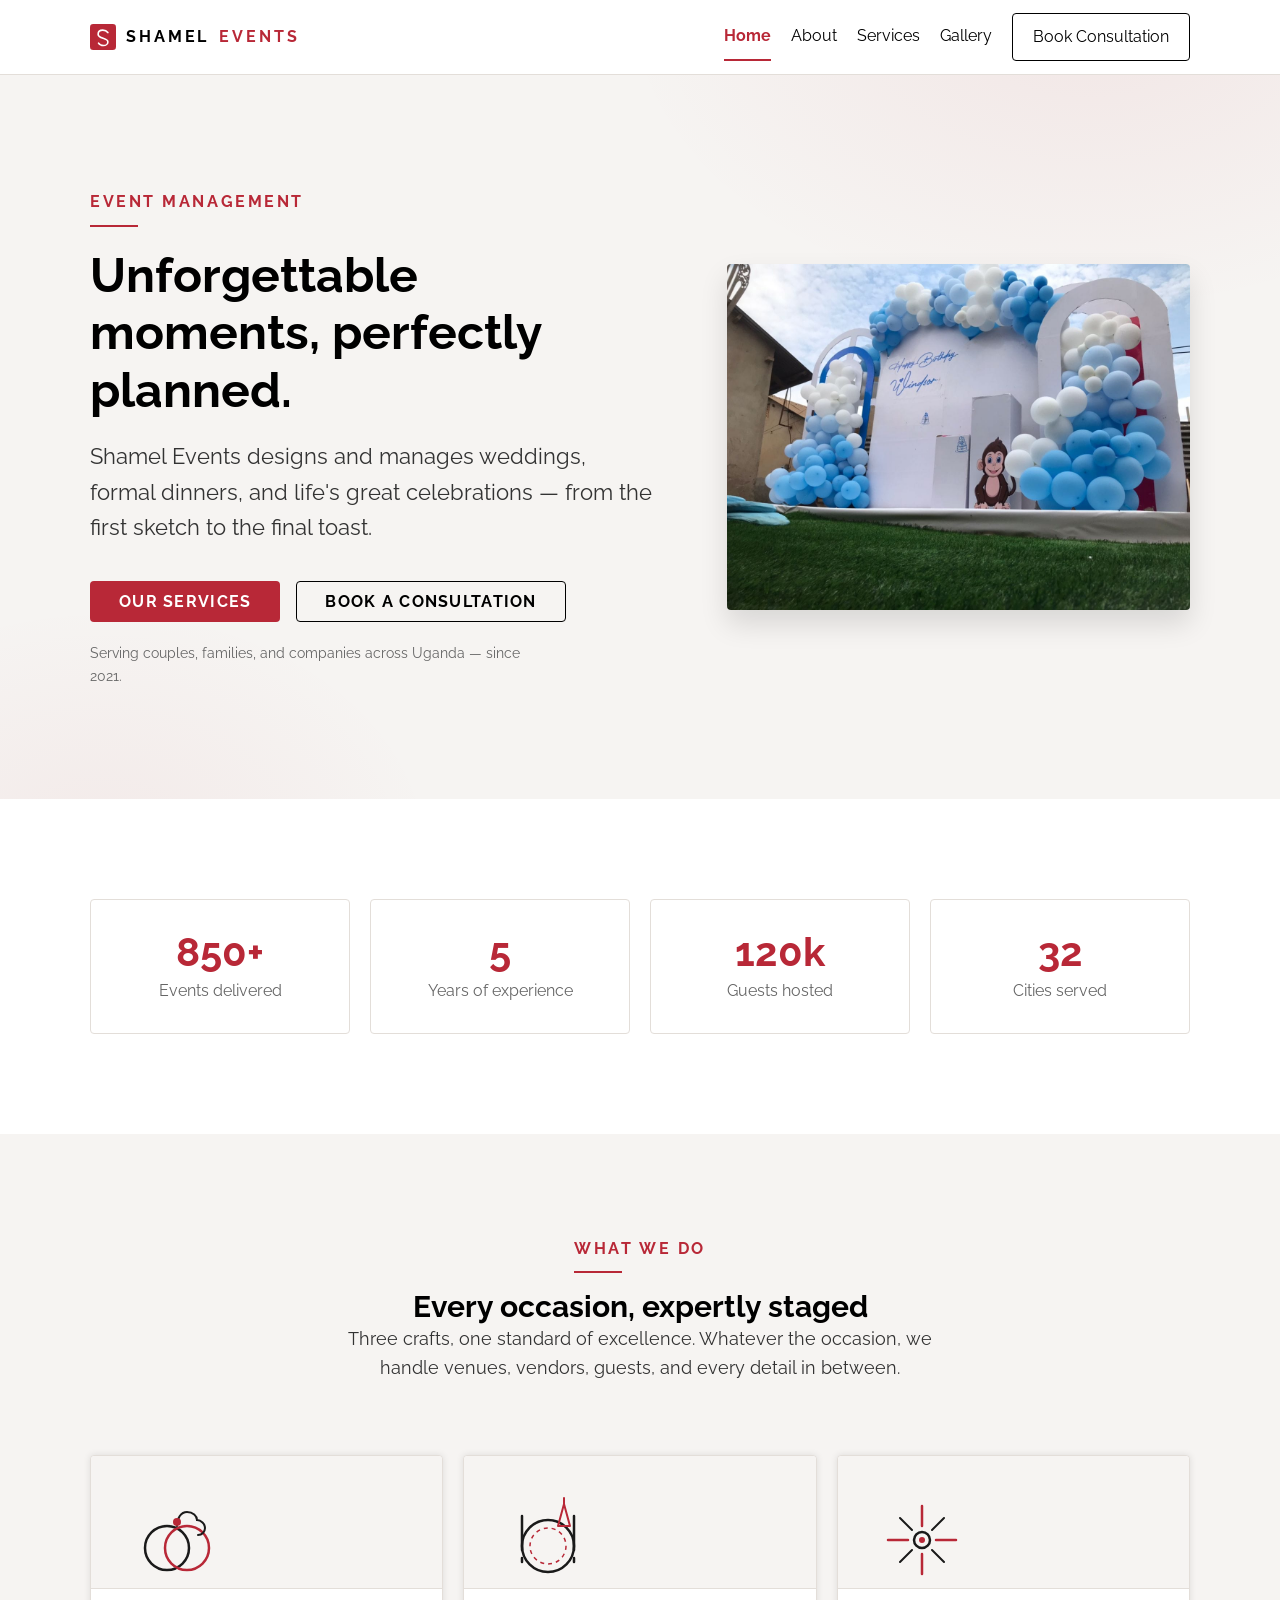
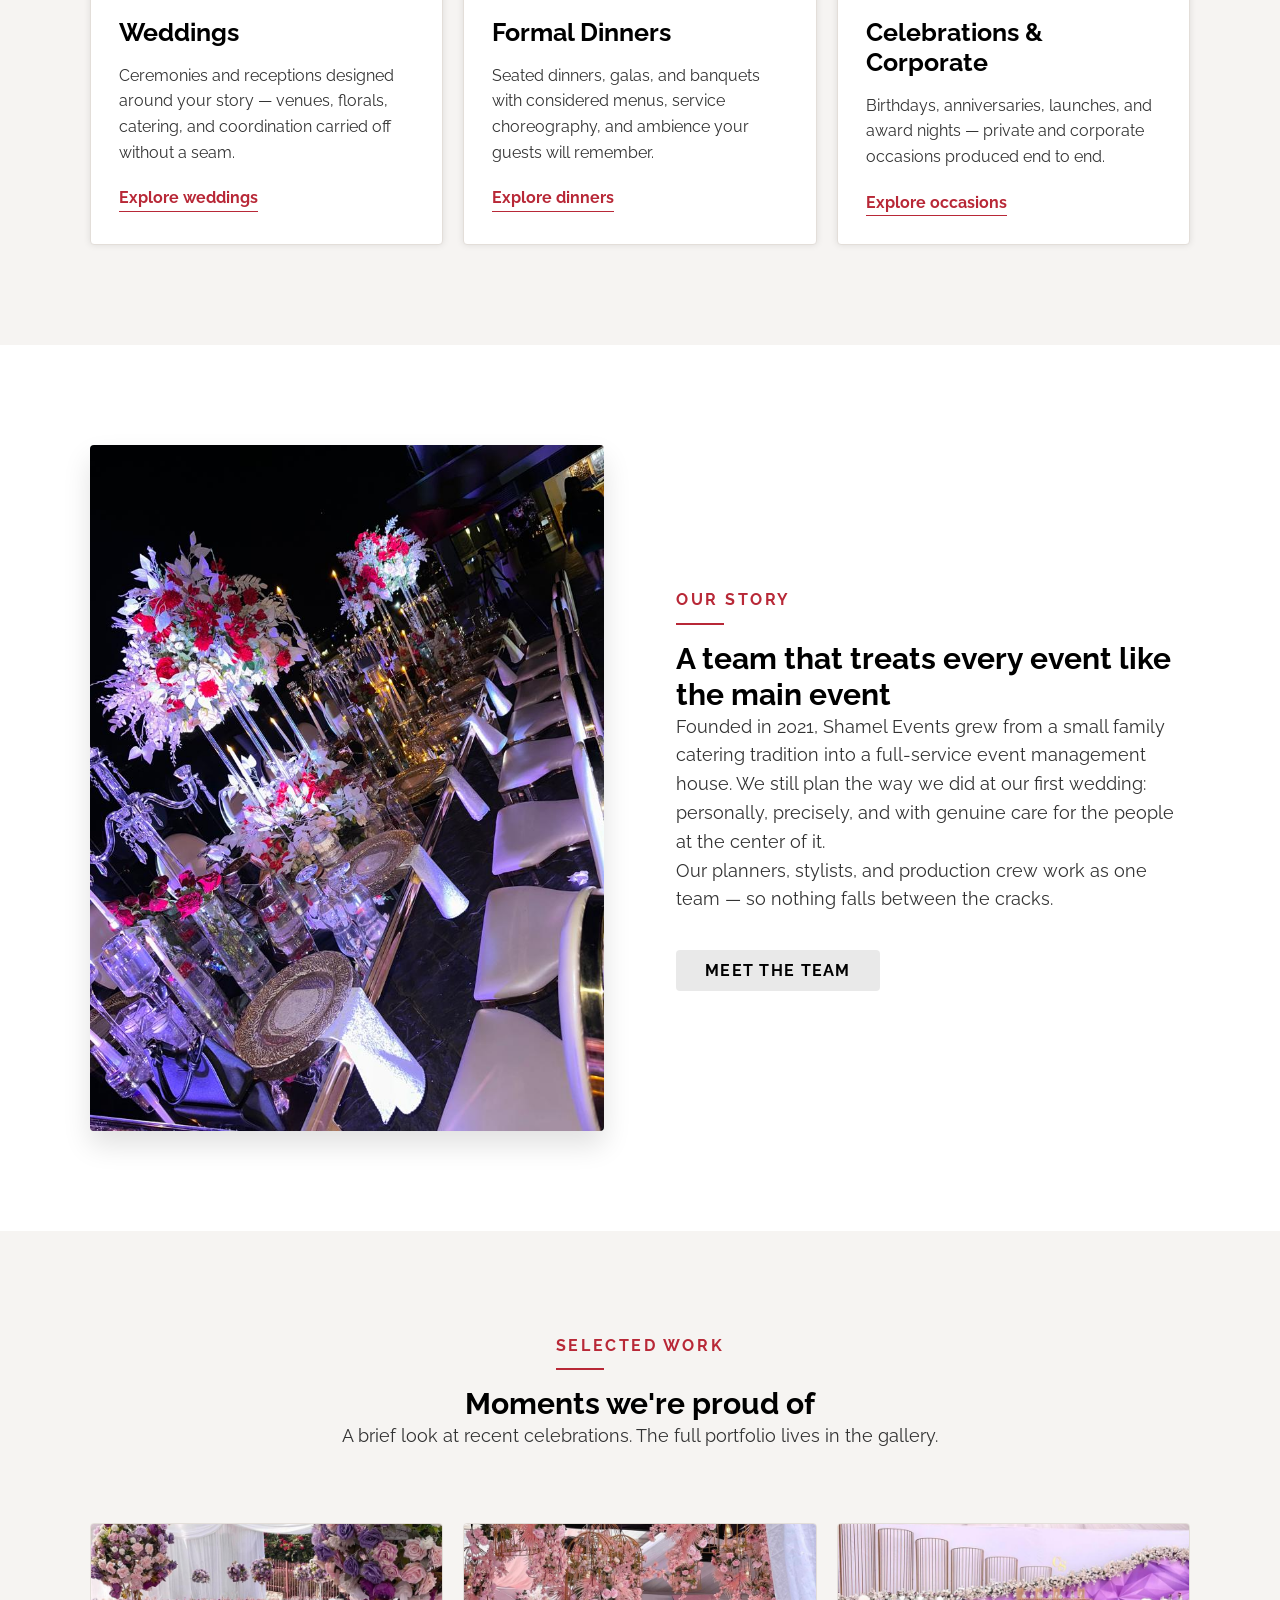
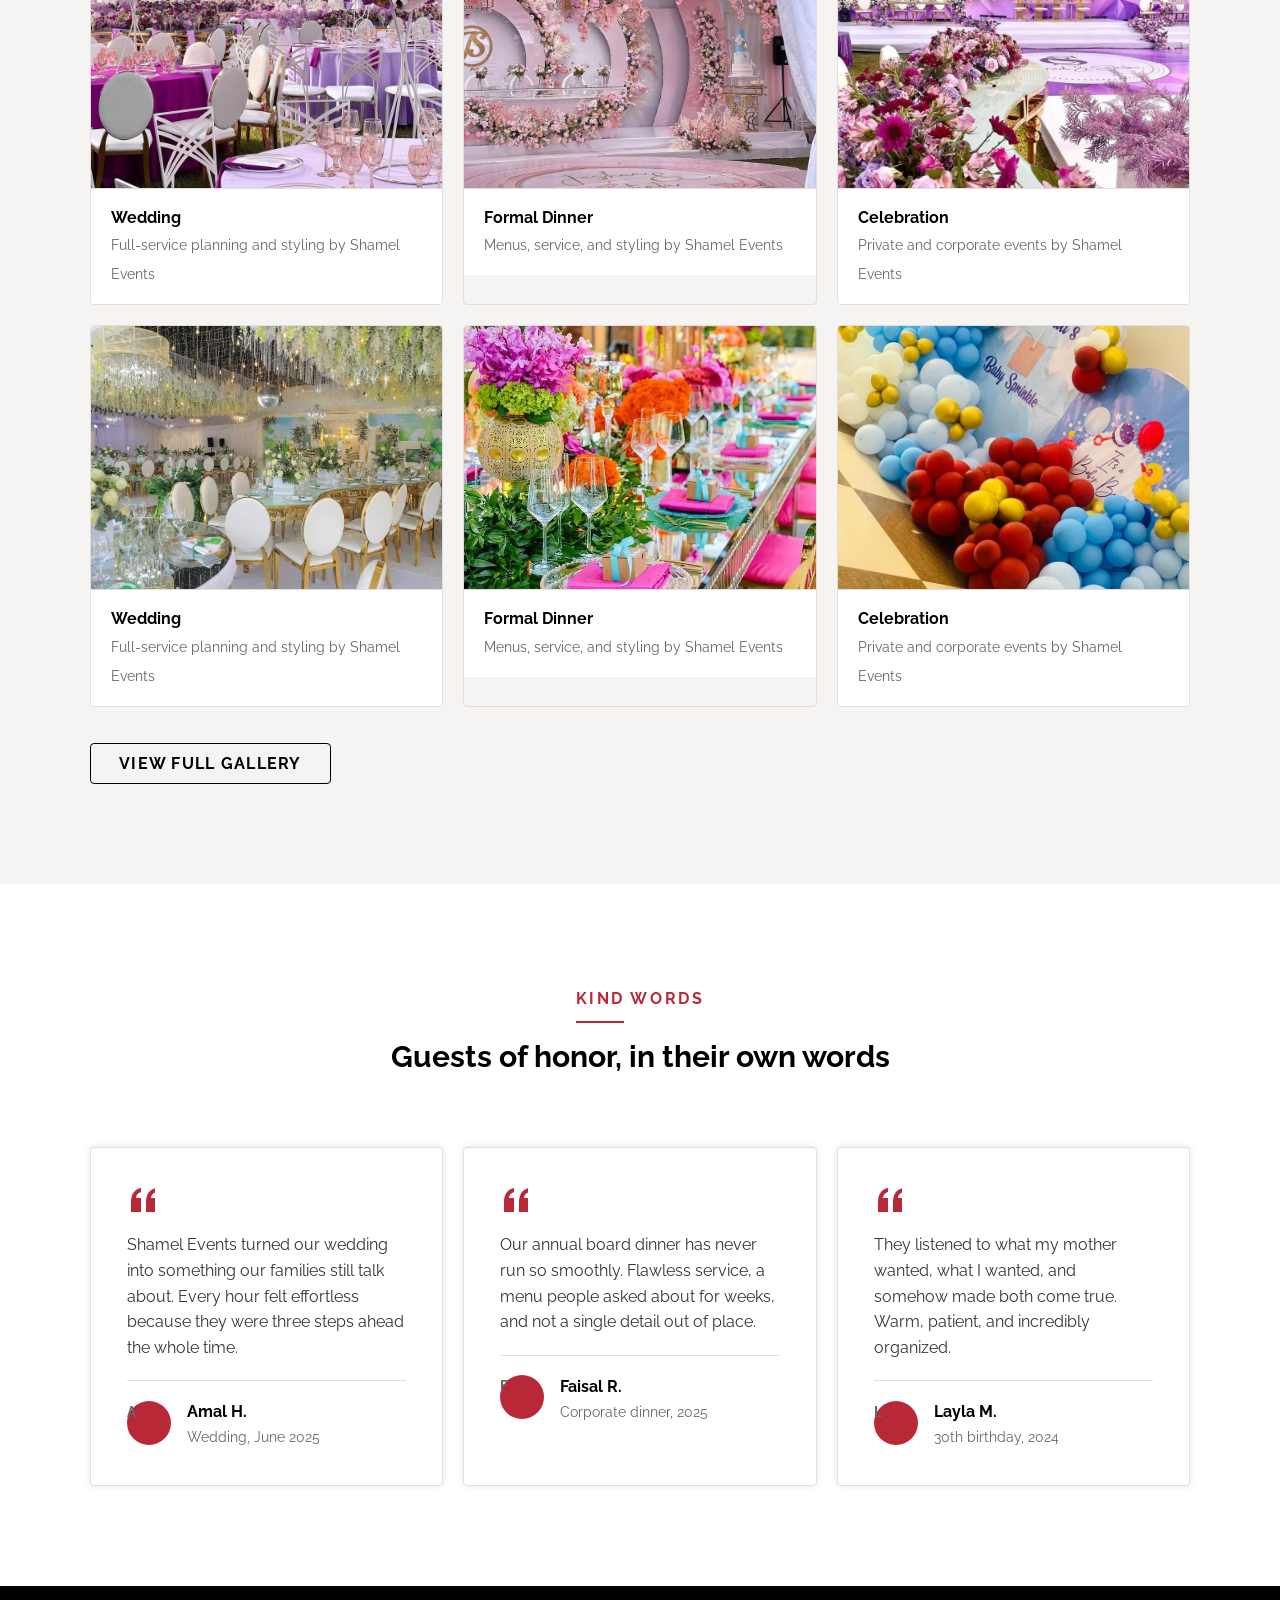
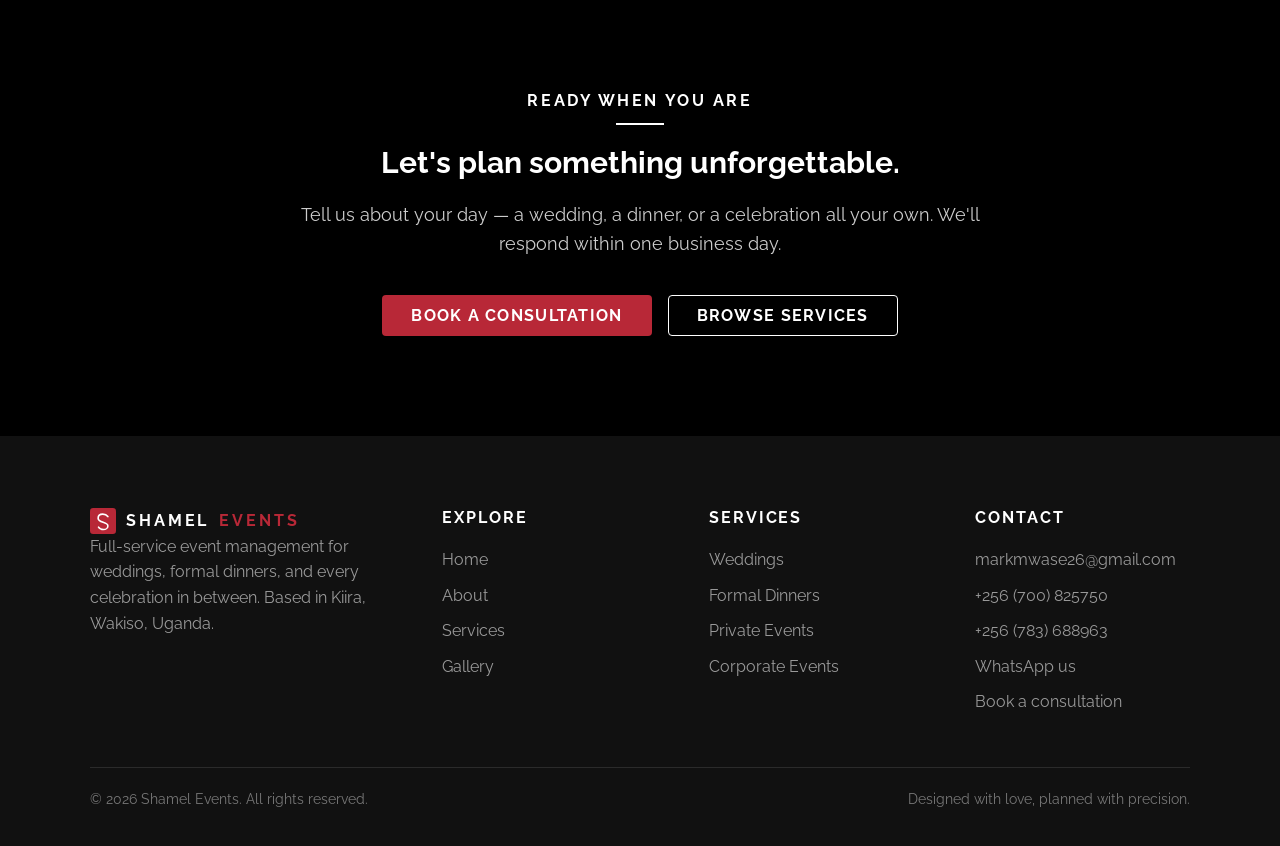
<file: index.html>
<!DOCTYPE html>
<html lang="en">
<head>
  <meta charset="UTF-8">
  <meta name="viewport" content="width=device-width, initial-scale=1.0">
  <title>Shamel Events — Event Management for Weddings, Dinners &amp; Celebrations</title>
  <meta name="description" content="Shamel Events is a full-service event management company crafting unforgettable weddings, formal dinners, private parties, and corporate occasions.">
  <link rel="icon" type="image/svg+xml" href="assets/favicon.svg">
  <link rel="preconnect" href="https://fonts.googleapis.com">
  <link rel="preconnect" href="https://fonts.gstatic.com" crossorigin>
  <link href="https://fonts.googleapis.com/css2?family=Raleway:wght@400;600;700&display=swap" rel="stylesheet">
  <link rel="stylesheet" href="css/styles.css">
</head>
<body>

  <header class="site-header">
    <div class="container site-header-inner">
      <a class="brand" href="index.html" aria-label="Shamel Events — home">
        <svg class="brand-mark" viewBox="0 0 64 64" aria-hidden="true">
          <rect width="64" height="64" rx="8" fill="#b82837"/>
          <path d="M44 21c-3-4-8-6-12.5-6C25 15 20 19 20 25c0 12 24 8 24 19 0 5-5 9-11 9-5 0-9.5-2-12-6" fill="none" stroke="#ffffff" stroke-width="4" stroke-linecap="round"/>
        </svg>
        Shamel <em>Events</em>
      </a>
      <button class="nav-toggle" aria-expanded="false" aria-controls="primary-nav" aria-label="Toggle navigation">
        <span></span><span></span><span></span>
      </button>
      <nav class="site-nav" id="primary-nav" aria-label="Primary">
        <a href="index.html" aria-current="page">Home</a>
        <a href="about.html">About</a>
        <a href="services.html">Services</a>
        <a href="gallery.html">Gallery</a>
        <a class="nav-cta" href="contact.html">Book Consultation</a>
      </nav>
    </div>
  </header>

  <main>

    <!-- Hero -->
    <section class="hero" aria-labelledby="hero-title">
      <div class="container hero-inner">
        <div>
          <p class="eyebrow">Event Management</p>
          <h1 class="display" id="hero-title">Unforgettable moments, perfectly planned.</h1>
          <p class="lead">Shamel Events designs and manages weddings, formal dinners, and life's great celebrations — from the first sketch to the final toast.</p>
          <div class="hero-actions">
            <a class="btn btn-primary" href="services.html">Our Services</a>
            <a class="btn btn-outline" href="contact.html">Book a Consultation</a>
          </div>
          <p class="hero-note">Serving couples, families, and companies across Uganda — since 2021.</p>
        </div>
        <div class="hero-art">
          <img src="assets/img/hero.jpg" alt="Event celebration produced by Shamel Events" width="1280" height="958">
        </div>
      </div>
    </section>

    <!-- Stats -->
    <section class="section" aria-label="Shamel Events in numbers">
      <div class="container">
        <div class="stats reveal">
          <div class="stat"><b>850+</b><span>Events delivered</span></div>
          <div class="stat"><b>5</b><span>Years of experience</span></div>
          <div class="stat"><b>120k</b><span>Guests hosted</span></div>
          <div class="stat"><b>32</b><span>Cities served</span></div>
        </div>
      </div>
    </section>

    <!-- Services -->
    <section class="section section-alt" aria-labelledby="services-title">
      <div class="container">
        <div class="section-head center">
          <p class="eyebrow">What We Do</p>
          <h2 class="section-title" id="services-title">Every occasion, expertly staged</h2>
          <p>Three crafts, one standard of excellence. Whatever the occasion, we handle venues, vendors, guests, and every detail in between.</p>
        </div>
        <div class="grid grid-3">
          <article class="card reveal">
            <div class="card-art">
              <img src="assets/icon-wedding.svg" alt="" width="96" height="96">
            </div>
            <div class="card-body">
              <h3>Weddings</h3>
              <p>Ceremonies and receptions designed around your story — venues, florals, catering, and coordination carried off without a seam.</p>
              <a class="card-link" href="services.html#weddings">Explore weddings</a>
            </div>
          </article>
          <article class="card reveal">
            <div class="card-art">
              <img src="assets/icon-dinner.svg" alt="" width="96" height="96">
            </div>
            <div class="card-body">
              <h3>Formal Dinners</h3>
              <p>Seated dinners, galas, and banquets with considered menus, service choreography, and ambience your guests will remember.</p>
              <a class="card-link" href="services.html#dinners">Explore dinners</a>
            </div>
          </article>
          <article class="card reveal">
            <div class="card-art">
              <img src="assets/icon-celebration.svg" alt="" width="96" height="96">
            </div>
            <div class="card-body">
              <h3>Celebrations &amp; Corporate</h3>
              <p>Birthdays, anniversaries, launches, and award nights — private and corporate occasions produced end to end.</p>
              <a class="card-link" href="services.html#occasions">Explore occasions</a>
            </div>
          </article>
        </div>
      </div>
    </section>

    <!-- About teaser -->
    <section class="section" aria-labelledby="about-teaser-title">
      <div class="container split">
        <div class="hero-art reveal">
          <img src="assets/img/story.jpg" alt="An event produced by Shamel Events" width="768" height="1024" loading="lazy">
        </div>
        <div class="reveal">
          <p class="eyebrow">Our Story</p>
          <h2 class="section-title" id="about-teaser-title">A team that treats every event like the main event</h2>
          <p>Founded in 2021, Shamel Events grew from a small family catering tradition into a full-service event management house. We still plan the way we did at our first wedding: personally, precisely, and with genuine care for the people at the center of it.</p>
          <p>Our planners, stylists, and production crew work as one team — so nothing falls between the cracks.</p>
          <div class="hero-actions">
            <a class="btn btn-default" href="about.html">Meet the Team</a>
          </div>
        </div>
      </div>
    </section>

    <!-- Gallery preview -->
    <section class="section section-alt" aria-labelledby="gallery-title">
      <div class="container">
        <div class="section-head center">
          <p class="eyebrow">Selected Work</p>
          <h2 class="section-title" id="gallery-title">Moments we're proud of</h2>
          <p>A brief look at recent celebrations. The full portfolio lives in the gallery.</p>
        </div>
        <div class="gallery-grid reveal">
          <figure class="gallery-item">
            <div class="gallery-art"><img src="assets/img/gallery-01.jpg" alt="Wedding photograph from a Shamel Events production" loading="lazy"></div>
            <figcaption><b>Wedding</b><span>Full-service planning and styling by Shamel Events</span></figcaption>
          </figure>
          <figure class="gallery-item">
            <div class="gallery-art"><img src="assets/img/gallery-02.jpg" alt="Formal dinner photograph from a Shamel Events production" loading="lazy"></div>
            <figcaption><b>Formal Dinner</b><span>Menus, service, and styling by Shamel Events</span></figcaption>
          </figure>
          <figure class="gallery-item">
            <div class="gallery-art"><img src="assets/img/gallery-03.jpg" alt="Celebration photograph from a Shamel Events production" loading="lazy"></div>
            <figcaption><b>Celebration</b><span>Private and corporate events by Shamel Events</span></figcaption>
          </figure>
          <figure class="gallery-item">
            <div class="gallery-art"><img src="assets/img/gallery-04.jpg" alt="Wedding photograph from a Shamel Events production" loading="lazy"></div>
            <figcaption><b>Wedding</b><span>Full-service planning and styling by Shamel Events</span></figcaption>
          </figure>
          <figure class="gallery-item">
            <div class="gallery-art"><img src="assets/img/gallery-05.jpg" alt="Formal dinner photograph from a Shamel Events production" loading="lazy"></div>
            <figcaption><b>Formal Dinner</b><span>Menus, service, and styling by Shamel Events</span></figcaption>
          </figure>
          <figure class="gallery-item">
            <div class="gallery-art"><img src="assets/img/gallery-06.jpg" alt="Celebration photograph from a Shamel Events production" loading="lazy"></div>
            <figcaption><b>Celebration</b><span>Private and corporate events by Shamel Events</span></figcaption>
          </figure>
        </div>
        <div class="hero-actions">
          <a class="btn btn-outline" href="gallery.html">View Full Gallery</a>
        </div>
      </div>
    </section>

    <!-- Testimonials -->
    <section class="section" aria-labelledby="testimonials-title">
      <div class="container">
        <div class="section-head center">
          <p class="eyebrow">Kind Words</p>
          <h2 class="section-title" id="testimonials-title">Guests of honor, in their own words</h2>
        </div>
        <div class="grid grid-3">
          <blockquote class="quote reveal">
            <svg class="quote-mark" viewBox="0 0 28 28" aria-hidden="true"><path d="M4 18c0-8 4-13 10-14v4c-3 1-5 3-5 6h5v14H4V18zm15 0c0-8 4-13 10-14v4c-3 1-5 3-5 6h5v14h-10V18z" fill="currentColor"/></svg>
            <p>Shamel Events turned our wedding into something our families still talk about. Every hour felt effortless because they were three steps ahead the whole time.</p>
            <footer>
              <span class="quote-avatar" aria-hidden="true">A</span>
              <div><cite>Amal H.</cite><span>Wedding, June 2025</span></div>
            </footer>
          </blockquote>
          <blockquote class="quote reveal">
            <svg class="quote-mark" viewBox="0 0 28 28" aria-hidden="true"><path d="M4 18c0-8 4-13 10-14v4c-3 1-5 3-5 6h5v14H4V18zm15 0c0-8 4-13 10-14v4c-3 1-5 3-5 6h5v14h-10V18z" fill="currentColor"/></svg>
            <p>Our annual board dinner has never run so smoothly. Flawless service, a menu people asked about for weeks, and not a single detail out of place.</p>
            <footer>
              <span class="quote-avatar" aria-hidden="true">F</span>
              <div><cite>Faisal R.</cite><span>Corporate dinner, 2025</span></div>
            </footer>
          </blockquote>
          <blockquote class="quote reveal">
            <svg class="quote-mark" viewBox="0 0 28 28" aria-hidden="true"><path d="M4 18c0-8 4-13 10-14v4c-3 1-5 3-5 6h5v14H4V18zm15 0c0-8 4-13 10-14v4c-3 1-5 3-5 6h5v14h-10V18z" fill="currentColor"/></svg>
            <p>They listened to what my mother wanted, what I wanted, and somehow made both come true. Warm, patient, and incredibly organized.</p>
            <footer>
              <span class="quote-avatar" aria-hidden="true">L</span>
              <div><cite>Layla M.</cite><span>30th birthday, 2024</span></div>
            </footer>
          </blockquote>
        </div>
      </div>
    </section>

    <!-- CTA band -->
    <section class="cta-band" aria-labelledby="cta-title">
      <div class="container">
        <p class="eyebrow">Ready When You Are</p>
        <h2 id="cta-title">Let's plan something unforgettable.</h2>
        <p>Tell us about your day — a wedding, a dinner, or a celebration all your own. We'll respond within one business day.</p>
        <div class="hero-actions">
          <a class="btn btn-primary" href="contact.html">Book a Consultation</a>
          <a class="btn btn-inverse" href="services.html">Browse Services</a>
        </div>
      </div>
    </section>

  </main>

  <footer class="site-footer">
    <div class="container">
      <div class="footer-grid">
        <div class="footer-brand">
          <a class="brand" href="index.html">
            <svg class="brand-mark" viewBox="0 0 64 64" aria-hidden="true">
              <rect width="64" height="64" rx="8" fill="#b82837"/>
              <path d="M44 21c-3-4-8-6-12.5-6C25 15 20 19 20 25c0 12 24 8 24 19 0 5-5 9-11 9-5 0-9.5-2-12-6" fill="none" stroke="#ffffff" stroke-width="4" stroke-linecap="round"/>
            </svg>
            Shamel <em>Events</em>
          </a>
          <p>Full-service event management for weddings, formal dinners, and every celebration in between. Based in Kiira, Wakiso, Uganda.</p>
        </div>
        <div>
          <h4>Explore</h4>
          <ul>
            <li><a href="index.html">Home</a></li>
            <li><a href="about.html">About</a></li>
            <li><a href="services.html">Services</a></li>
            <li><a href="gallery.html">Gallery</a></li>
          </ul>
        </div>
        <div>
          <h4>Services</h4>
          <ul>
            <li><a href="services.html#weddings">Weddings</a></li>
            <li><a href="services.html#dinners">Formal Dinners</a></li>
            <li><a href="services.html#occasions">Private Events</a></li>
            <li><a href="services.html#occasions">Corporate Events</a></li>
          </ul>
        </div>
        <div>
          <h4>Contact</h4>
          <ul>
            <li><a href="mailto:markmwase26@gmail.com">markmwase26@gmail.com</a></li>
            <li><a href="tel:+256700825750">+256 (700) 825750</a></li>
            <li><a href="tel:+256783688963">+256 (783) 688963</a></li>
            <li><a href="https://wa.me/256700825750?text=Hello%20Shamel%20Events!%20I%20would%20like%20to%20plan%20an%20event." target="_blank" rel="noopener">WhatsApp us</a></li>
            <li><a href="contact.html">Book a consultation</a></li>
          </ul>
        </div>
      </div>
      <div class="footer-bottom">
        <p>&copy; 2026 Shamel Events. All rights reserved.</p>
        <p>Designed with love, planned with precision.</p>
      </div>
    </div>
  </footer>

  <script src="js/main.js"></script>
</body>
</html>
</file>
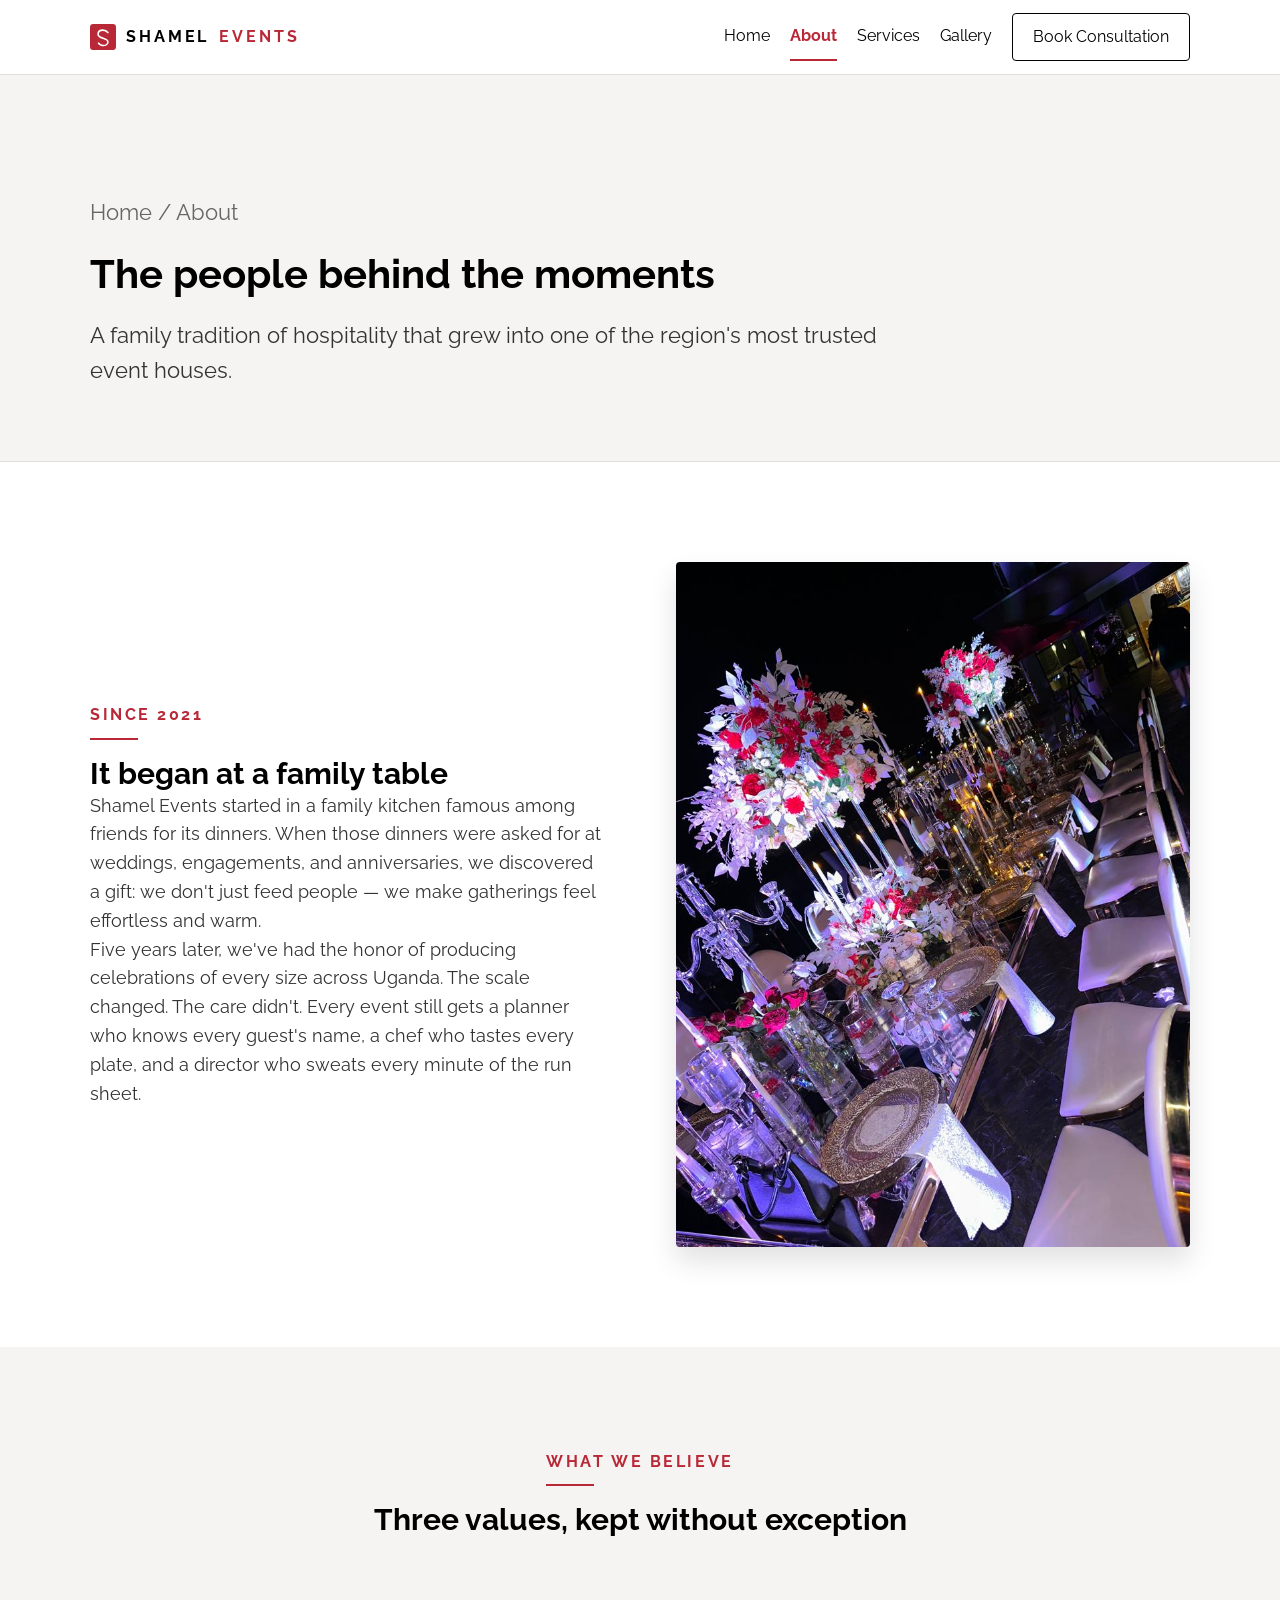
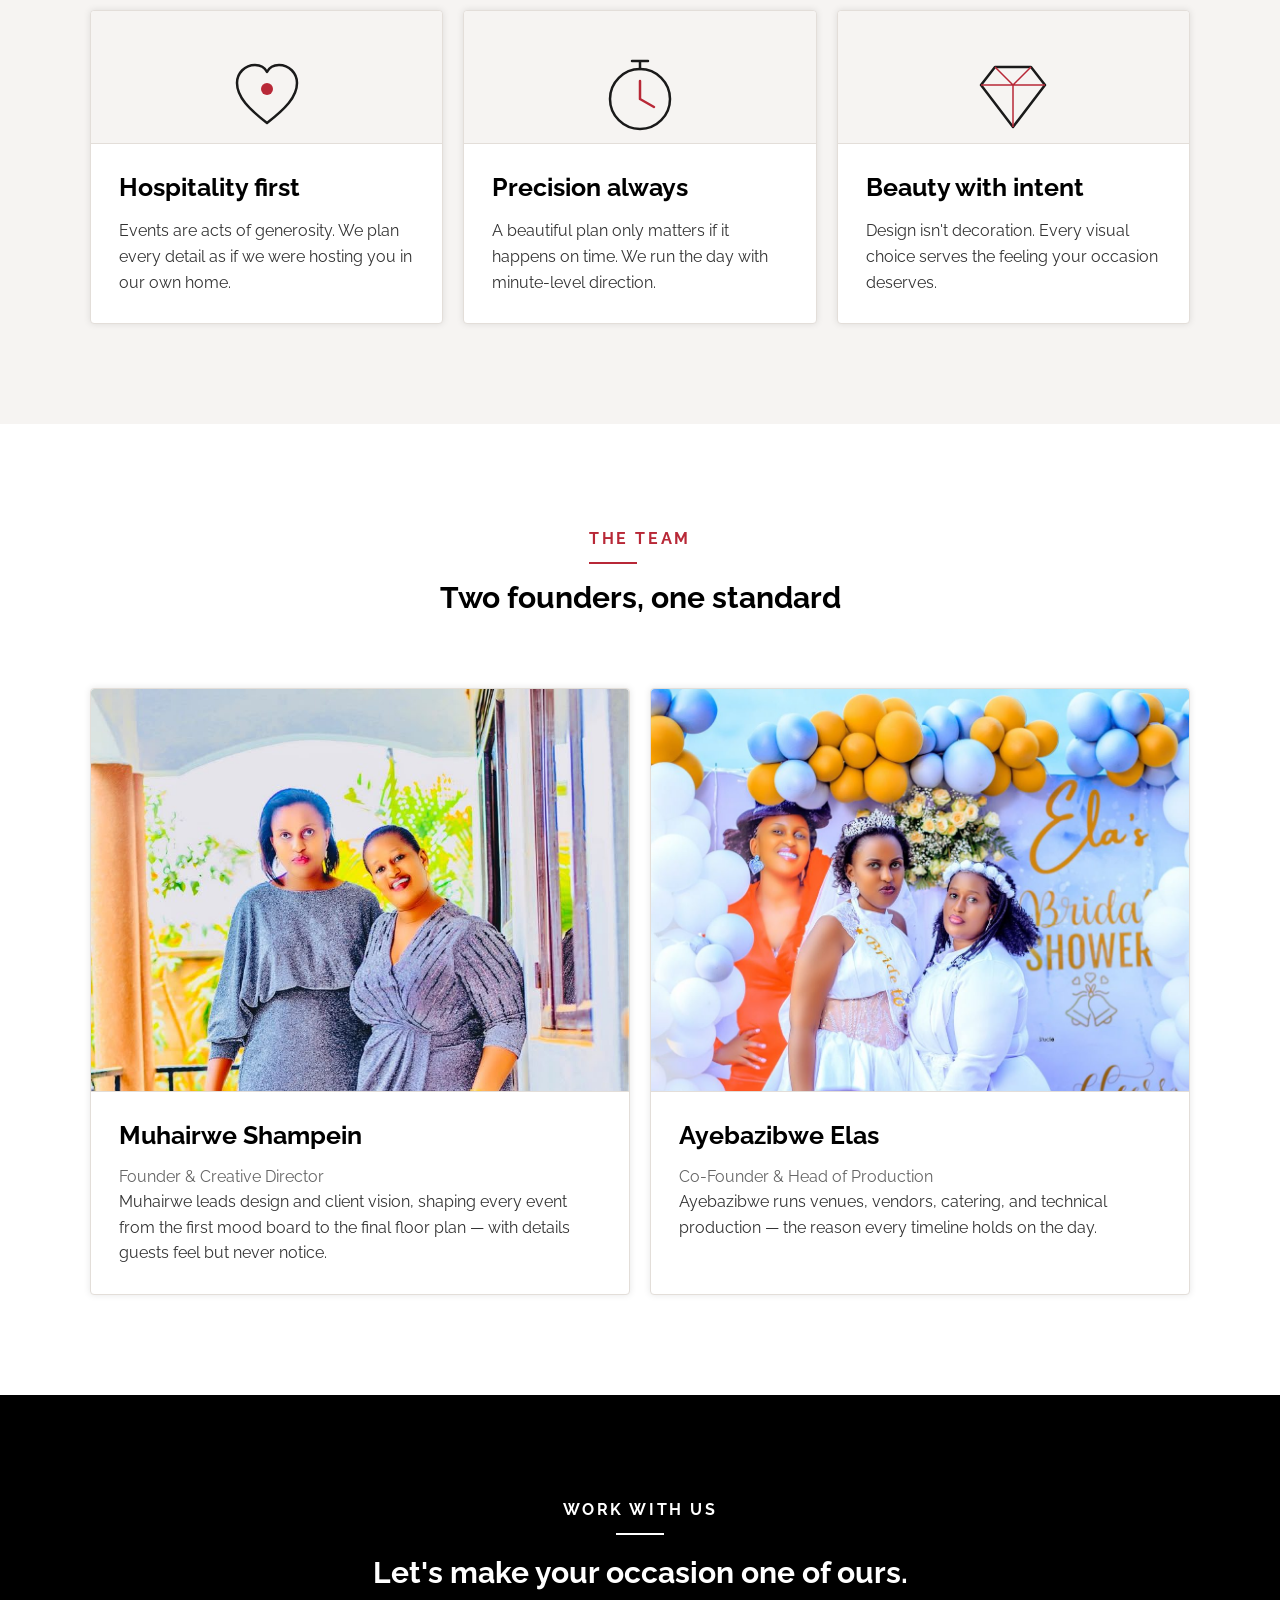
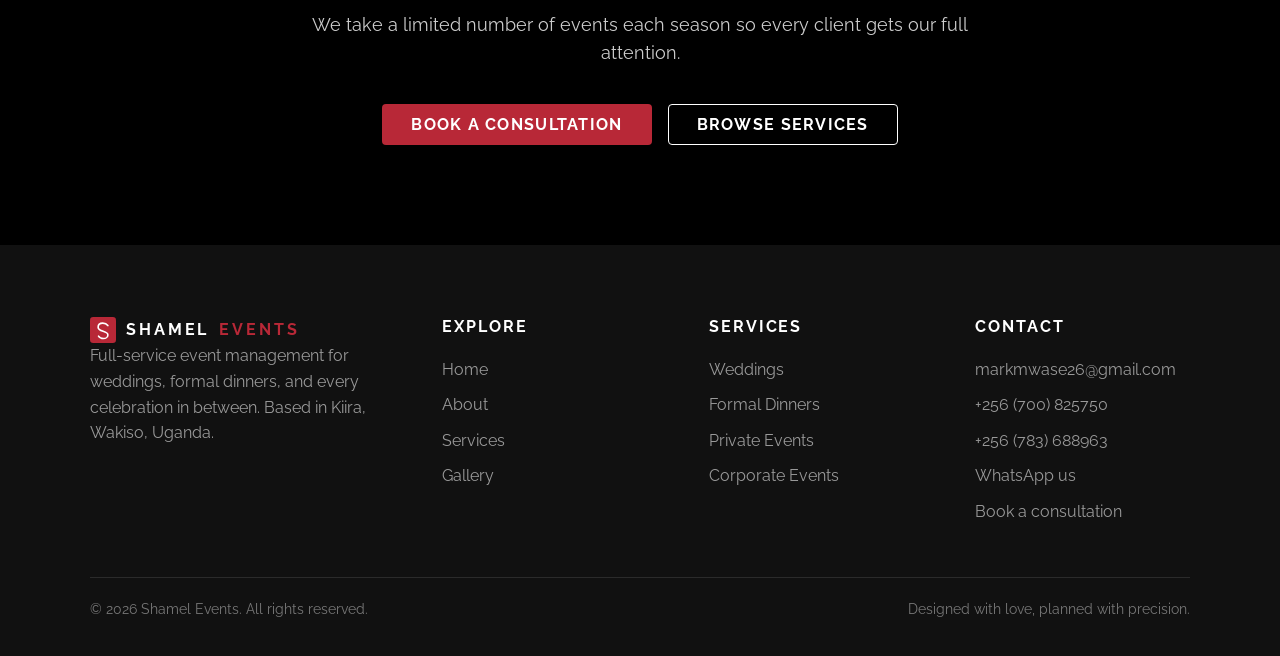
<file: about.html>
<!DOCTYPE html>
<html lang="en">
<head>
  <meta charset="UTF-8">
  <meta name="viewport" content="width=device-width, initial-scale=1.0">
  <title>About — Shamel Events</title>
  <meta name="description" content="The story, values, and people behind Shamel Events — a full-service event management company for weddings, dinners, and celebrations.">
  <link rel="icon" type="image/svg+xml" href="assets/favicon.svg">
  <link rel="preconnect" href="https://fonts.googleapis.com">
  <link rel="preconnect" href="https://fonts.gstatic.com" crossorigin>
  <link href="https://fonts.googleapis.com/css2?family=Raleway:wght@400;600;700&display=swap" rel="stylesheet">
  <link rel="stylesheet" href="css/styles.css">
</head>
<body>

  <header class="site-header">
    <div class="container site-header-inner">
      <a class="brand" href="index.html" aria-label="Shamel Events — home">
        <svg class="brand-mark" viewBox="0 0 64 64" aria-hidden="true">
          <rect width="64" height="64" rx="8" fill="#b82837"/>
          <path d="M44 21c-3-4-8-6-12.5-6C25 15 20 19 20 25c0 12 24 8 24 19 0 5-5 9-11 9-5 0-9.5-2-12-6" fill="none" stroke="#ffffff" stroke-width="4" stroke-linecap="round"/>
        </svg>
        Shamel <em>Events</em>
      </a>
      <button class="nav-toggle" aria-expanded="false" aria-controls="primary-nav" aria-label="Toggle navigation">
        <span></span><span></span><span></span>
      </button>
      <nav class="site-nav" id="primary-nav" aria-label="Primary">
        <a href="index.html">Home</a>
        <a href="about.html" aria-current="page">About</a>
        <a href="services.html">Services</a>
        <a href="gallery.html">Gallery</a>
        <a class="nav-cta" href="contact.html">Book Consultation</a>
      </nav>
    </div>
  </header>

  <main>

    <section class="page-hero" aria-labelledby="about-title">
      <div class="container">
        <p class="breadcrumb"><a href="index.html">Home</a> / About</p>
        <h1 id="about-title">The people behind the moments</h1>
        <p>A family tradition of hospitality that grew into one of the region's most trusted event houses.</p>
      </div>
    </section>

    <!-- Story -->
    <section class="section" aria-labelledby="story-title">
      <div class="container split">
        <div class="reveal">
          <p class="eyebrow">Since 2021</p>
          <h2 class="section-title" id="story-title">It began at a family table</h2>
          <p>Shamel Events started in a family kitchen famous among friends for its dinners. When those dinners were asked for at weddings, engagements, and anniversaries, we discovered a gift: we don't just feed people — we make gatherings feel effortless and warm.</p>
          <p>Five years later, we've had the honor of producing celebrations of every size across Uganda. The scale changed. The care didn't. Every event still gets a planner who knows every guest's name, a chef who tastes every plate, and a director who sweats every minute of the run sheet.</p>
        </div>
        <div class="hero-art reveal">
          <img src="assets/img/story.jpg" alt="An event produced by Shamel Events" width="768" height="1024" loading="lazy">
        </div>
      </div>
    </section>

    <!-- Values -->
    <section class="section section-alt" aria-labelledby="values-title">
      <div class="container">
        <div class="section-head center">
          <p class="eyebrow">What We Believe</p>
          <h2 class="section-title" id="values-title">Three values, kept without exception</h2>
        </div>
        <div class="grid grid-3">
          <article class="card reveal">
            <div class="card-art">
              <svg viewBox="0 0 96 96" width="96" height="96" role="img" aria-label="Heart illustration">
                <path d="M48 76 C30 62 18 50 18 36 C18 26 26 18 36 18 C42 18 46 21 48 25 C50 21 54 18 60 18 C70 18 78 26 78 36 C78 50 66 62 48 76Z" fill="none" stroke="#1a1a1a" stroke-width="2.5" stroke-linejoin="round"/>
                <circle cx="48" cy="42" r="6" fill="#b82837"/>
              </svg>
            </div>
            <div class="card-body">
              <h3>Hospitality first</h3>
              <p>Events are acts of generosity. We plan every detail as if we were hosting you in our own home.</p>
            </div>
          </article>
          <article class="card reveal">
            <div class="card-art">
              <svg viewBox="0 0 96 96" width="96" height="96" role="img" aria-label="Clock illustration">
                <circle cx="48" cy="52" r="30" fill="none" stroke="#1a1a1a" stroke-width="2.5"/>
                <path d="M48 52 V34 M48 52 L62 60" stroke="#b82837" stroke-width="2.5" stroke-linecap="round"/>
                <path d="M40 14 H56 M48 14 V22" stroke="#1a1a1a" stroke-width="2.5" stroke-linecap="round"/>
              </svg>
            </div>
            <div class="card-body">
              <h3>Precision always</h3>
              <p>A beautiful plan only matters if it happens on time. We run the day with minute-level direction.</p>
            </div>
          </article>
          <article class="card reveal">
            <div class="card-art">
              <svg viewBox="0 0 96 96" width="96" height="96" role="img" aria-label="Diamond illustration">
                <path d="M30 20 H66 L80 38 L48 80 L16 38 Z" fill="none" stroke="#1a1a1a" stroke-width="2.5" stroke-linejoin="round"/>
                <path d="M16 38 H80 M30 20 L48 38 L66 20 M48 38 L48 80" fill="none" stroke="#b82837" stroke-width="1.5"/>
              </svg>
            </div>
            <div class="card-body">
              <h3>Beauty with intent</h3>
              <p>Design isn't decoration. Every visual choice serves the feeling your occasion deserves.</p>
            </div>
          </article>
        </div>
      </div>
    </section>

    <!-- Team -->
    <section class="section" aria-labelledby="team-title">
      <div class="container">
        <div class="section-head center">
          <p class="eyebrow">The Team</p>
          <h2 class="section-title" id="team-title">Two founders, one standard</h2>
        </div>
        <div class="grid grid-2">
          <article class="card reveal">
            <div class="card-art card-art-photo">
              <img src="images/shampein.jpeg" alt="Portrait of Muhairwe Shampein" width="808" height="606" loading="lazy">
            </div>
            <div class="card-body">
              <h3>Muhairwe Shampein</h3>
              <p class="caption">Founder &amp; Creative Director</p>
              <p>Muhairwe leads design and client vision, shaping every event from the first mood board to the final floor plan — with details guests feel but never notice.</p>
            </div>
          </article>
          <article class="card reveal">
            <div class="card-art card-art-photo">
              <img src="images/elas.jpeg" alt="Portrait of Ayebazibwe Elas" width="1107" height="830" loading="lazy">
            </div>
            <div class="card-body">
              <h3>Ayebazibwe Elas</h3>
              <p class="caption">Co-Founder &amp; Head of Production</p>
              <p>Ayebazibwe runs venues, vendors, catering, and technical production — the reason every timeline holds on the day.</p>
            </div>
          </article>
        </div>
      </div>
    </section>

    <!-- CTA band -->
    <section class="cta-band" aria-labelledby="cta-title">
      <div class="container">
        <p class="eyebrow">Work With Us</p>
        <h2 id="cta-title">Let's make your occasion one of ours.</h2>
        <p>We take a limited number of events each season so every client gets our full attention.</p>
        <div class="hero-actions">
          <a class="btn btn-primary" href="contact.html">Book a Consultation</a>
          <a class="btn btn-inverse" href="services.html">Browse Services</a>
        </div>
      </div>
    </section>

  </main>

  <footer class="site-footer">
    <div class="container">
      <div class="footer-grid">
        <div class="footer-brand">
          <a class="brand" href="index.html">
            <svg class="brand-mark" viewBox="0 0 64 64" aria-hidden="true">
              <rect width="64" height="64" rx="8" fill="#b82837"/>
              <path d="M44 21c-3-4-8-6-12.5-6C25 15 20 19 20 25c0 12 24 8 24 19 0 5-5 9-11 9-5 0-9.5-2-12-6" fill="none" stroke="#ffffff" stroke-width="4" stroke-linecap="round"/>
            </svg>
            Shamel <em>Events</em>
          </a>
          <p>Full-service event management for weddings, formal dinners, and every celebration in between. Based in Kiira, Wakiso, Uganda.</p>
        </div>
        <div>
          <h4>Explore</h4>
          <ul>
            <li><a href="index.html">Home</a></li>
            <li><a href="about.html">About</a></li>
            <li><a href="services.html">Services</a></li>
            <li><a href="gallery.html">Gallery</a></li>
          </ul>
        </div>
        <div>
          <h4>Services</h4>
          <ul>
            <li><a href="services.html#weddings">Weddings</a></li>
            <li><a href="services.html#dinners">Formal Dinners</a></li>
            <li><a href="services.html#occasions">Private Events</a></li>
            <li><a href="services.html#occasions">Corporate Events</a></li>
          </ul>
        </div>
        <div>
          <h4>Contact</h4>
          <ul>
            <li><a href="mailto:markmwase26@gmail.com">markmwase26@gmail.com</a></li>
            <li><a href="tel:+256700825750">+256 (700) 825750</a></li>
            <li><a href="tel:+256783688963">+256 (783) 688963</a></li>
            <li><a href="https://wa.me/256700825750?text=Hello%20Shamel%20Events!%20I%20would%20like%20to%20plan%20an%20event." target="_blank" rel="noopener">WhatsApp us</a></li>
            <li><a href="contact.html">Book a consultation</a></li>
          </ul>
        </div>
      </div>
      <div class="footer-bottom">
        <p>&copy; 2026 Shamel Events. All rights reserved.</p>
        <p>Designed with love, planned with precision.</p>
      </div>
    </div>
  </footer>

  <script src="js/main.js"></script>
</body>
</html>
</file>
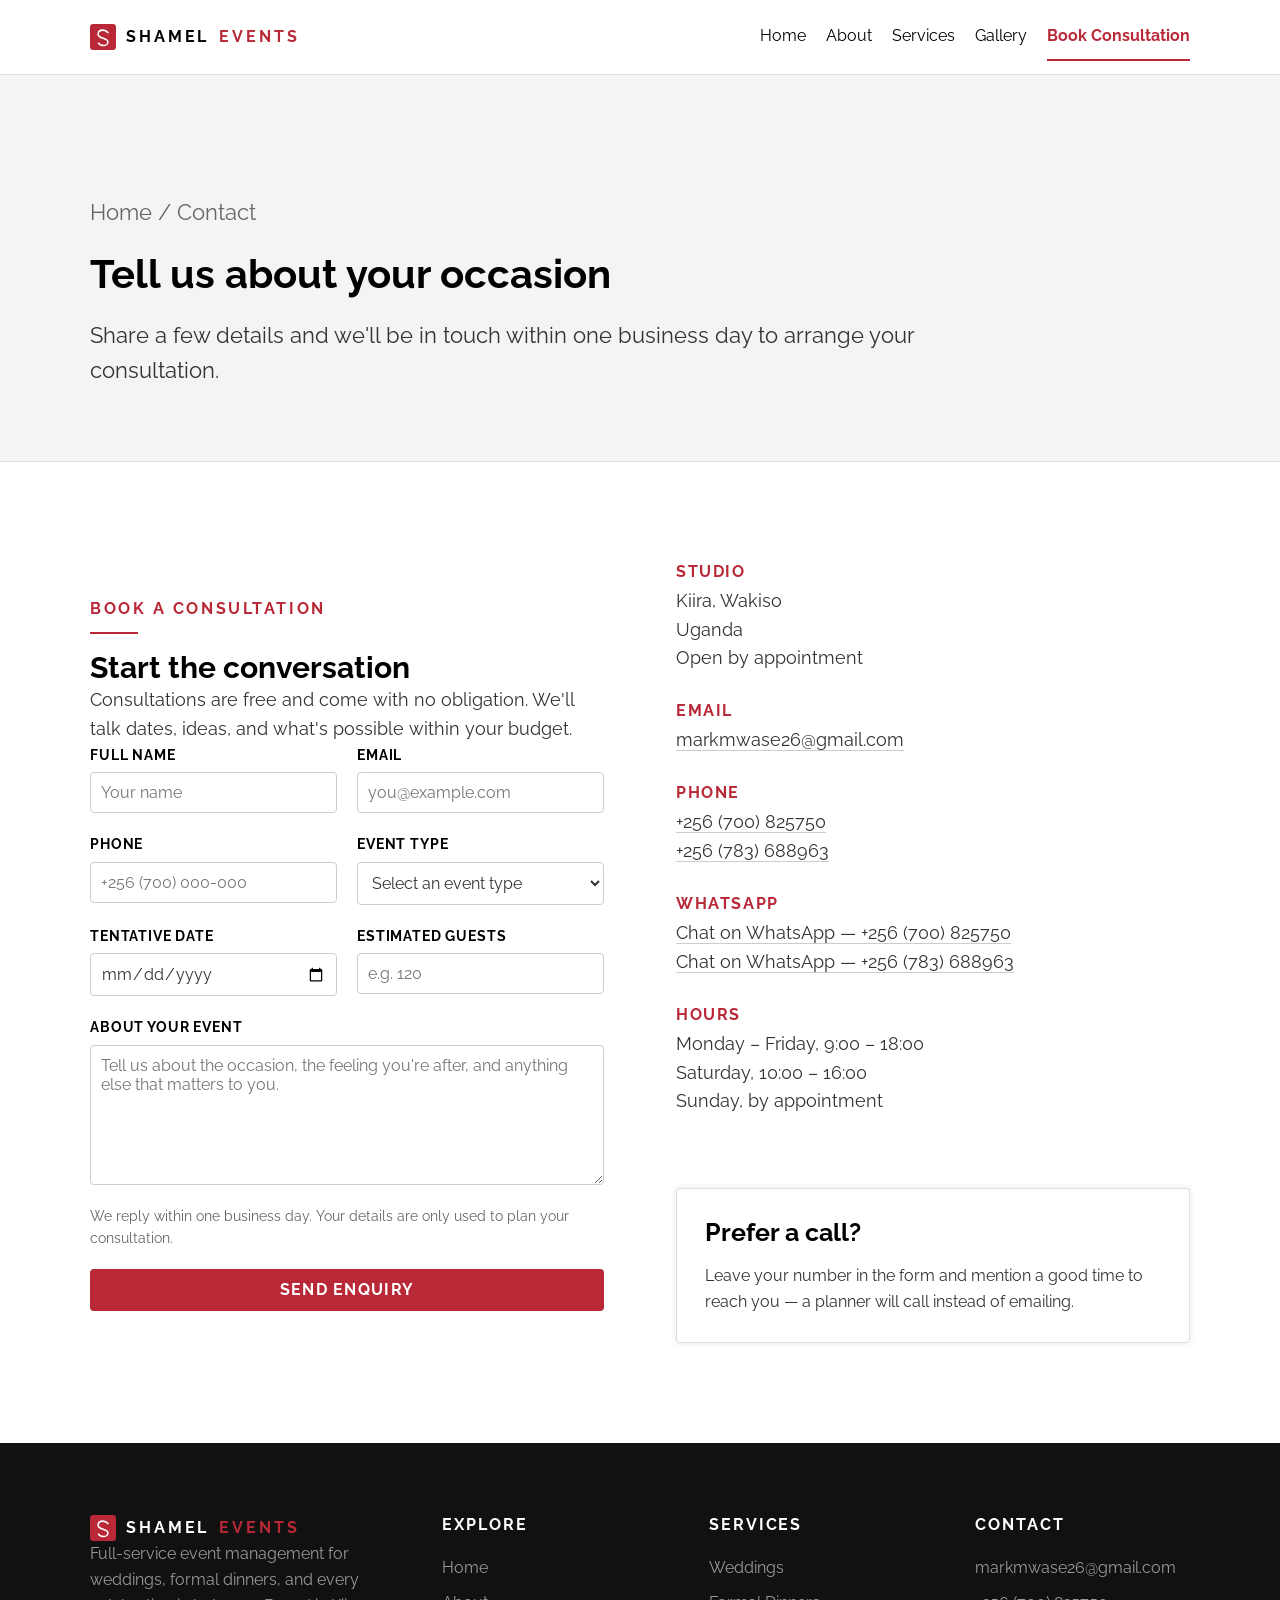
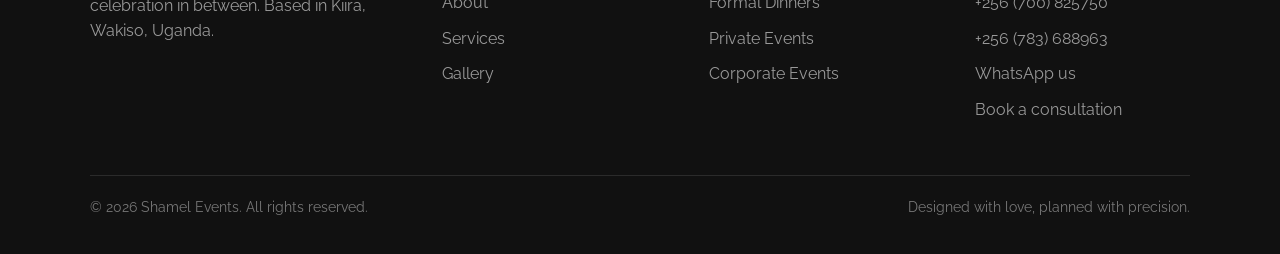
<file: contact.html>
<!DOCTYPE html>
<html lang="en">
<head>
  <meta charset="UTF-8">
  <meta name="viewport" content="width=device-width, initial-scale=1.0">
  <title>Contact — Shamel Events</title>
  <meta name="description" content="Book a consultation with Shamel Events for your wedding, dinner, or celebration. We respond within one business day.">
  <link rel="icon" type="image/svg+xml" href="assets/favicon.svg">
  <link rel="preconnect" href="https://fonts.googleapis.com">
  <link rel="preconnect" href="https://fonts.gstatic.com" crossorigin>
  <link href="https://fonts.googleapis.com/css2?family=Raleway:wght@400;600;700&display=swap" rel="stylesheet">
  <link rel="stylesheet" href="css/styles.css">
</head>
<body>

  <header class="site-header">
    <div class="container site-header-inner">
      <a class="brand" href="index.html" aria-label="Shamel Events — home">
        <svg class="brand-mark" viewBox="0 0 64 64" aria-hidden="true">
          <rect width="64" height="64" rx="8" fill="#b82837"/>
          <path d="M44 21c-3-4-8-6-12.5-6C25 15 20 19 20 25c0 12 24 8 24 19 0 5-5 9-11 9-5 0-9.5-2-12-6" fill="none" stroke="#ffffff" stroke-width="4" stroke-linecap="round"/>
        </svg>
        Shamel <em>Events</em>
      </a>
      <button class="nav-toggle" aria-expanded="false" aria-controls="primary-nav" aria-label="Toggle navigation">
        <span></span><span></span><span></span>
      </button>
      <nav class="site-nav" id="primary-nav" aria-label="Primary">
        <a href="index.html">Home</a>
        <a href="about.html">About</a>
        <a href="services.html">Services</a>
        <a href="gallery.html">Gallery</a>
        <a href="contact.html" aria-current="page">Book Consultation</a>
      </nav>
    </div>
  </header>

  <main>

    <section class="page-hero" aria-labelledby="contact-title">
      <div class="container">
        <p class="breadcrumb"><a href="index.html">Home</a> / Contact</p>
        <h1 id="contact-title">Tell us about your occasion</h1>
        <p>Share a few details and we'll be in touch within one business day to arrange your consultation.</p>
      </div>
    </section>

    <section class="section" aria-label="Contact form and details">
      <div class="container split">

        <div class="reveal">
          <p class="eyebrow">Book a Consultation</p>
          <h2 class="section-title">Start the conversation</h2>
          <p>Consultations are free and come with no obligation. We'll talk dates, ideas, and what's possible within your budget.</p>

          <form class="form-grid" id="contact-form" novalidate>
            <div class="form-field">
              <label for="name">Full name</label>
              <input type="text" id="name" name="name" placeholder="Your name" required autocomplete="name">
            </div>
            <div class="form-field">
              <label for="email">Email</label>
              <input type="email" id="email" name="email" placeholder="you@example.com" required autocomplete="email">
            </div>
            <div class="form-field">
              <label for="phone">Phone</label>
              <input type="tel" id="phone" name="phone" placeholder="+256 (700) 000-000" autocomplete="tel">
            </div>
            <div class="form-field">
              <label for="event-type">Event type</label>
              <select id="event-type" name="event-type" required>
                <option value="" selected>Select an event type</option>
                <option value="wedding">Wedding</option>
                <option value="dinner">Formal dinner</option>
                <option value="birthday">Birthday party</option>
                <option value="anniversary">Anniversary</option>
                <option value="corporate">Corporate event</option>
                <option value="other">Other celebration</option>
              </select>
            </div>
            <div class="form-field">
              <label for="event-date">Tentative date</label>
              <input type="date" id="event-date" name="event-date">
            </div>
            <div class="form-field">
              <label for="guests">Estimated guests</label>
              <input type="number" id="guests" name="guests" placeholder="e.g. 120" min="2" max="5000">
            </div>
            <div class="form-field form-field-full">
              <label for="message">About your event</label>
              <textarea id="message" name="message" placeholder="Tell us about the occasion, the feeling you're after, and anything else that matters to you."></textarea>
            </div>
            <p class="form-note">We reply within one business day. Your details are only used to plan your consultation.</p>
            <div class="form-field form-field-full">
              <button class="btn btn-primary btn-block" type="submit">Send Enquiry</button>
            </div>
          </form>

          <p class="form-status" id="form-status" role="status" aria-live="polite"></p>
        </div>

        <aside class="reveal" aria-label="Contact details">
          <div class="detail-list">
            <div>
              <h3>Studio</h3>
              <p>Kiira, Wakiso<br>Uganda<br>Open by appointment</p>
            </div>
            <div>
              <h3>Email</h3>
              <p><a href="mailto:markmwase26@gmail.com">markmwase26@gmail.com</a></p>
            </div>
            <div>
              <h3>Phone</h3>
              <p><a href="tel:+256700825750">+256 (700) 825750</a><br><a href="tel:+256783688963">+256 (783) 688963</a></p>
            </div>
            <div>
              <h3>WhatsApp</h3>
              <p><a href="https://wa.me/256700825750?text=Hello%20Shamel%20Events!%20I%20would%20like%20to%20plan%20an%20event." target="_blank" rel="noopener">Chat on WhatsApp — +256 (700) 825750</a><br><a href="https://wa.me/256783688963?text=Hello%20Shamel%20Events!%20I%20would%20like%20to%20plan%20an%20event." target="_blank" rel="noopener">Chat on WhatsApp — +256 (783) 688963</a></p>
            </div>
            <div>
              <h3>Hours</h3>
              <p>Monday – Friday, 9:00 – 18:00<br>Saturday, 10:00 – 16:00<br>Sunday, by appointment</p>
            </div>
          </div>

          <div class="card" style="margin-top: 72px;">
            <div class="card-body">
              <h3>Prefer a call?</h3>
              <p>Leave your number in the form and mention a good time to reach you — a planner will call instead of emailing.</p>
            </div>
          </div>
        </aside>

      </div>
    </section>

  </main>

  <footer class="site-footer">
    <div class="container">
      <div class="footer-grid">
        <div class="footer-brand">
          <a class="brand" href="index.html">
            <svg class="brand-mark" viewBox="0 0 64 64" aria-hidden="true">
              <rect width="64" height="64" rx="8" fill="#b82837"/>
              <path d="M44 21c-3-4-8-6-12.5-6C25 15 20 19 20 25c0 12 24 8 24 19 0 5-5 9-11 9-5 0-9.5-2-12-6" fill="none" stroke="#ffffff" stroke-width="4" stroke-linecap="round"/>
            </svg>
            Shamel <em>Events</em>
          </a>
          <p>Full-service event management for weddings, formal dinners, and every celebration in between. Based in Kiira, Wakiso, Uganda.</p>
        </div>
        <div>
          <h4>Explore</h4>
          <ul>
            <li><a href="index.html">Home</a></li>
            <li><a href="about.html">About</a></li>
            <li><a href="services.html">Services</a></li>
            <li><a href="gallery.html">Gallery</a></li>
          </ul>
        </div>
        <div>
          <h4>Services</h4>
          <ul>
            <li><a href="services.html#weddings">Weddings</a></li>
            <li><a href="services.html#dinners">Formal Dinners</a></li>
            <li><a href="services.html#occasions">Private Events</a></li>
            <li><a href="services.html#occasions">Corporate Events</a></li>
          </ul>
        </div>
        <div>
          <h4>Contact</h4>
          <ul>
            <li><a href="mailto:markmwase26@gmail.com">markmwase26@gmail.com</a></li>
            <li><a href="tel:+256700825750">+256 (700) 825750</a></li>
            <li><a href="tel:+256783688963">+256 (783) 688963</a></li>
            <li><a href="https://wa.me/256700825750?text=Hello%20Shamel%20Events!%20I%20would%20like%20to%20plan%20an%20event." target="_blank" rel="noopener">WhatsApp us</a></li>
            <li><a href="contact.html">Book a consultation</a></li>
          </ul>
        </div>
      </div>
      <div class="footer-bottom">
        <p>&copy; 2026 Shamel Events. All rights reserved.</p>
        <p>Designed with love, planned with precision.</p>
      </div>
    </div>
  </footer>

  <script src="js/main.js"></script>
</body>
</html>
</file>
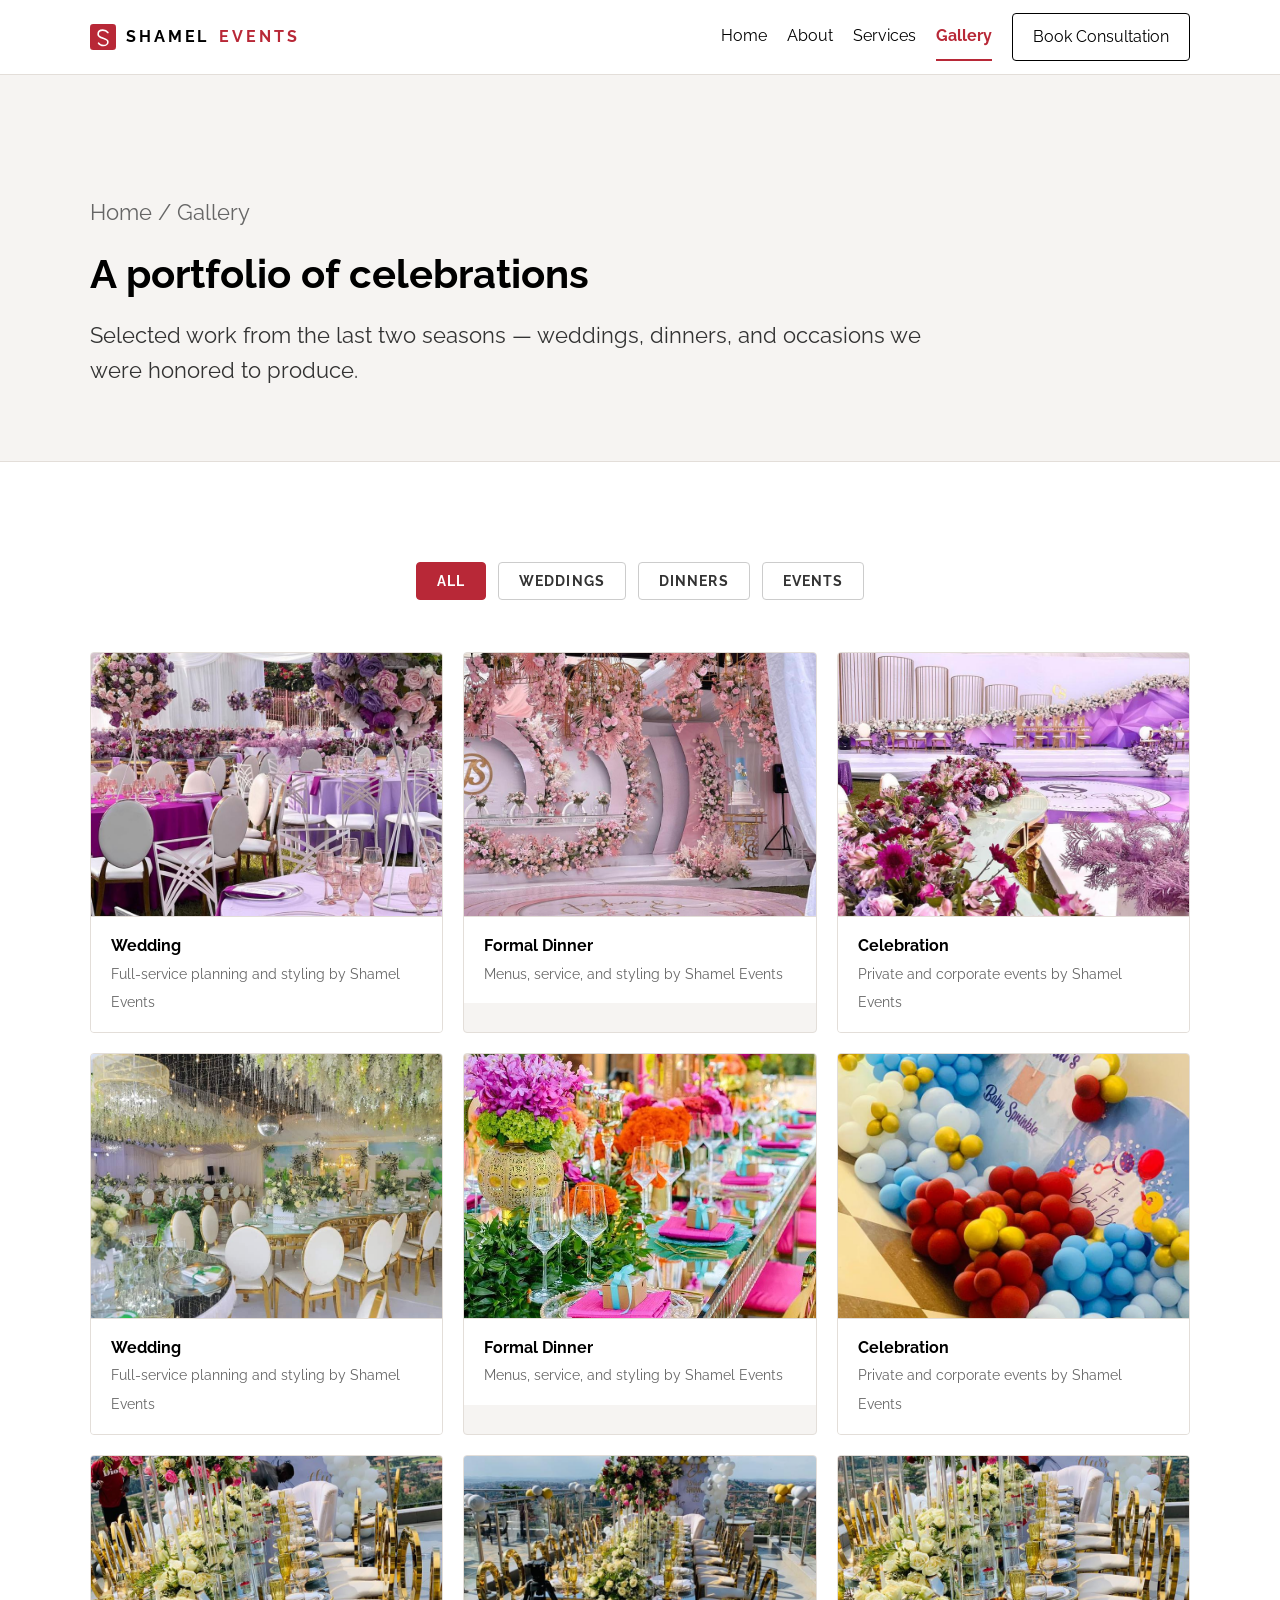
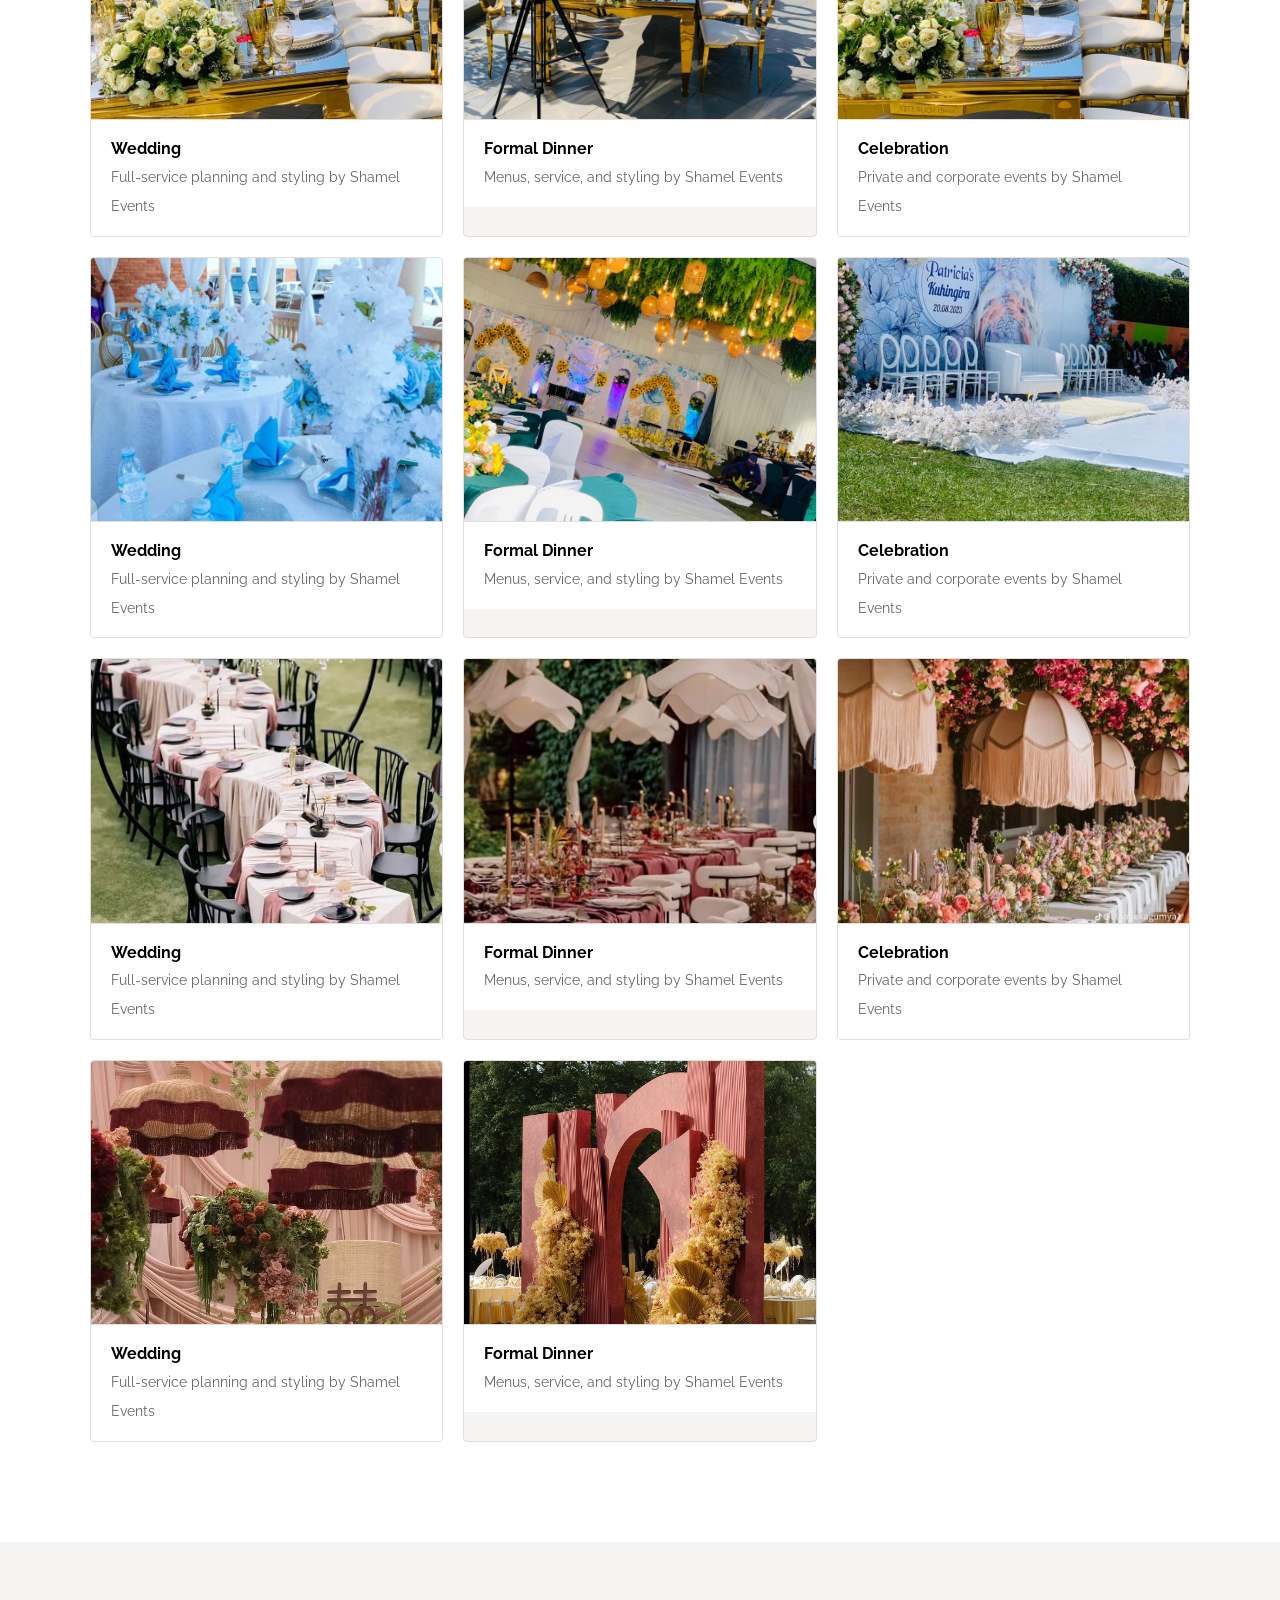
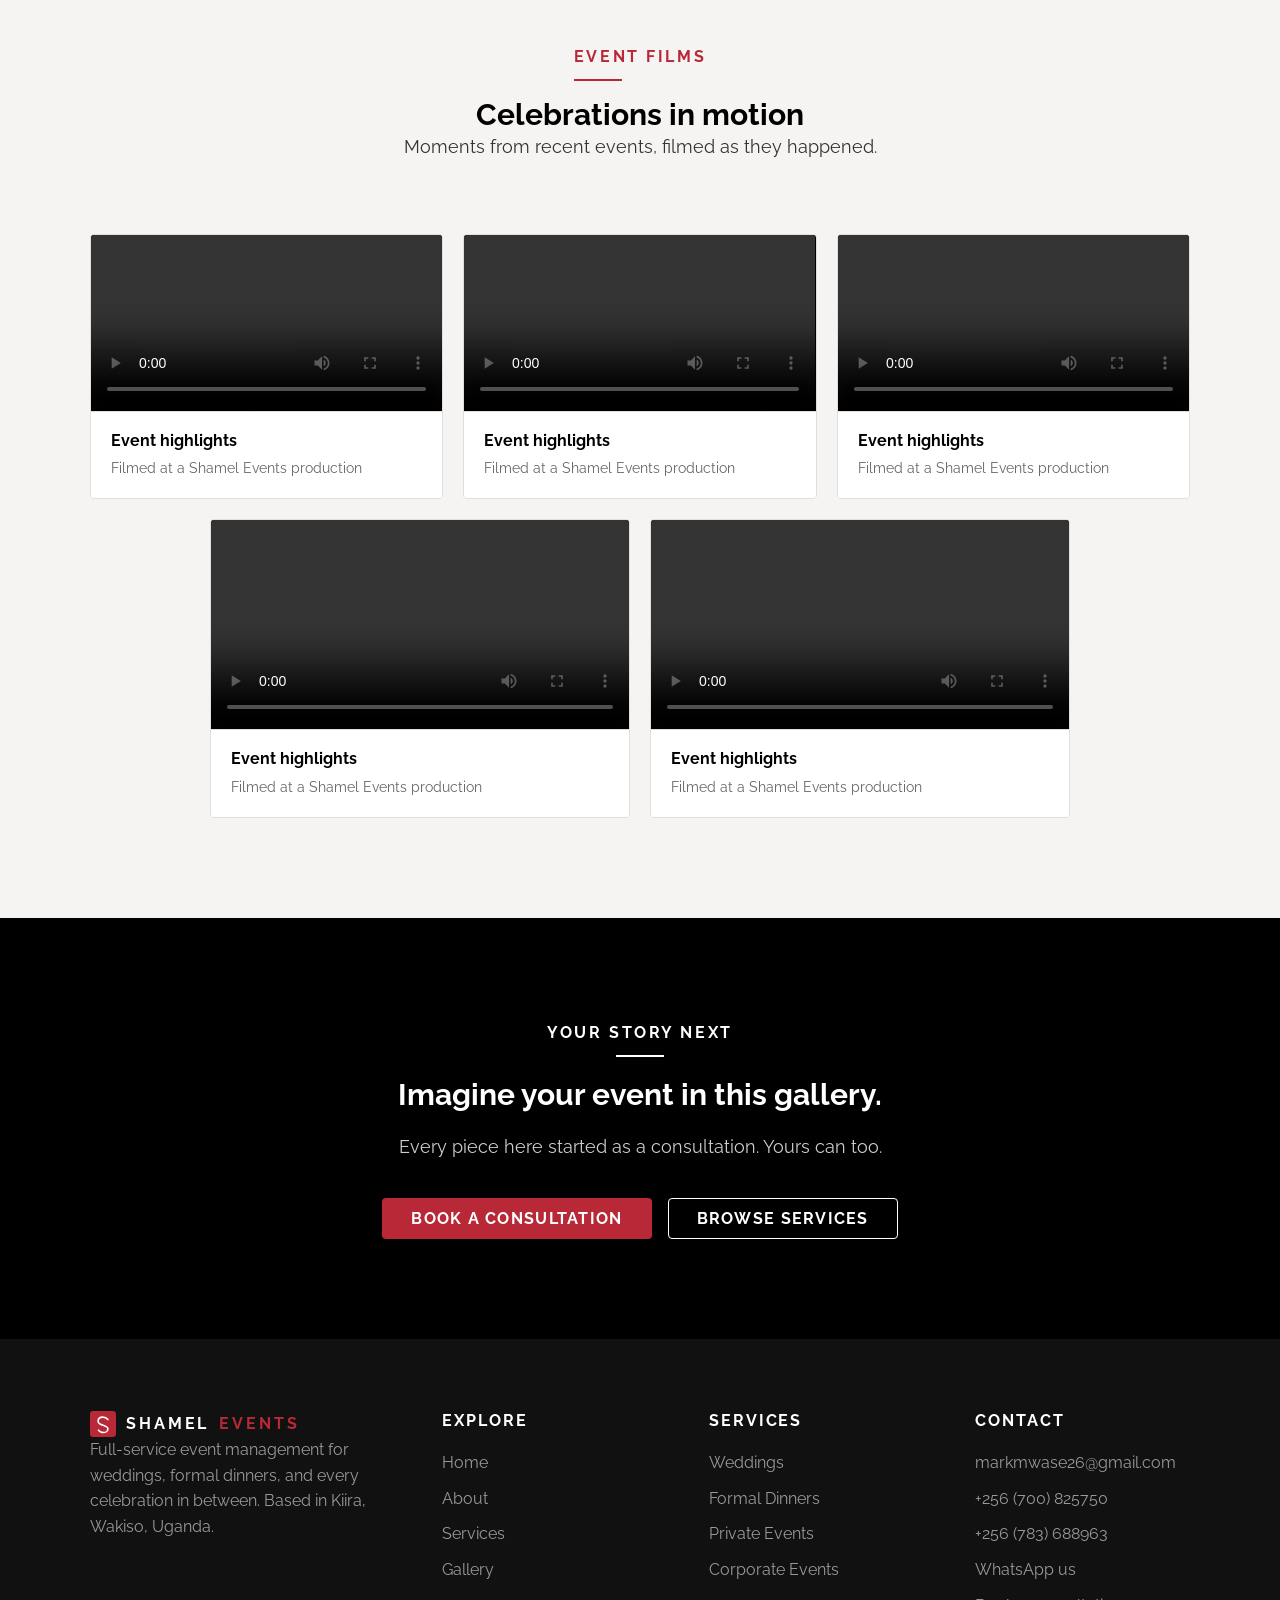
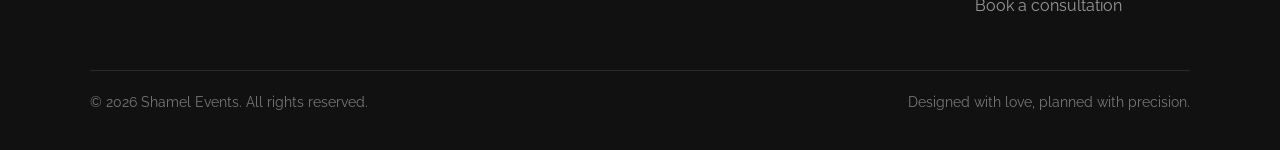
<file: gallery.html>
<!DOCTYPE html>
<html lang="en">
<head>
  <meta charset="UTF-8">
  <meta name="viewport" content="width=device-width, initial-scale=1.0">
  <title>Gallery — Shamel Events</title>
  <meta name="description" content="Selected weddings, dinners, and celebrations produced by Shamel Events.">
  <link rel="icon" type="image/svg+xml" href="assets/favicon.svg">
  <link rel="preconnect" href="https://fonts.googleapis.com">
  <link rel="preconnect" href="https://fonts.gstatic.com" crossorigin>
  <link href="https://fonts.googleapis.com/css2?family=Raleway:wght@400;600;700&display=swap" rel="stylesheet">
  <link rel="stylesheet" href="css/styles.css">
</head>
<body>

  <header class="site-header">
    <div class="container site-header-inner">
      <a class="brand" href="index.html" aria-label="Shamel Events — home">
        <svg class="brand-mark" viewBox="0 0 64 64" aria-hidden="true">
          <rect width="64" height="64" rx="8" fill="#b82837"/>
          <path d="M44 21c-3-4-8-6-12.5-6C25 15 20 19 20 25c0 12 24 8 24 19 0 5-5 9-11 9-5 0-9.5-2-12-6" fill="none" stroke="#ffffff" stroke-width="4" stroke-linecap="round"/>
        </svg>
        Shamel <em>Events</em>
      </a>
      <button class="nav-toggle" aria-expanded="false" aria-controls="primary-nav" aria-label="Toggle navigation">
        <span></span><span></span><span></span>
      </button>
      <nav class="site-nav" id="primary-nav" aria-label="Primary">
        <a href="index.html">Home</a>
        <a href="about.html">About</a>
        <a href="services.html">Services</a>
        <a href="gallery.html" aria-current="page">Gallery</a>
        <a class="nav-cta" href="contact.html">Book Consultation</a>
      </nav>
    </div>
  </header>

  <main>

    <section class="page-hero" aria-labelledby="gallery-title">
      <div class="container">
        <p class="breadcrumb"><a href="index.html">Home</a> / Gallery</p>
        <h1 id="gallery-title">A portfolio of celebrations</h1>
        <p>Selected work from the last two seasons — weddings, dinners, and occasions we were honored to produce.</p>
      </div>
    </section>

    <section class="section" aria-label="Event gallery">
      <div class="container">
        <div class="filter-bar" role="group" aria-label="Filter gallery by event type">
          <button class="filter-btn is-active" data-filter="all" type="button">All</button>
          <button class="filter-btn" data-filter="weddings" type="button">Weddings</button>
          <button class="filter-btn" data-filter="dinners" type="button">Dinners</button>
          <button class="filter-btn" data-filter="events" type="button">Events</button>
        </div>

        <div class="gallery-grid" id="gallery-grid">
          <figure class="gallery-item reveal" data-category="weddings">
            <div class="gallery-art"><img src="assets/img/gallery-01.jpg" alt="Wedding photograph from a Shamel Events production" loading="lazy"></div>
            <figcaption><b>Wedding</b><span>Full-service planning and styling by Shamel Events</span></figcaption>
          </figure>
          <figure class="gallery-item reveal" data-category="dinners">
            <div class="gallery-art"><img src="assets/img/gallery-02.jpg" alt="Formal dinner photograph from a Shamel Events production" loading="lazy"></div>
            <figcaption><b>Formal Dinner</b><span>Menus, service, and styling by Shamel Events</span></figcaption>
          </figure>
          <figure class="gallery-item reveal" data-category="events">
            <div class="gallery-art"><img src="assets/img/gallery-03.jpg" alt="Celebration photograph from a Shamel Events production" loading="lazy"></div>
            <figcaption><b>Celebration</b><span>Private and corporate events by Shamel Events</span></figcaption>
          </figure>
          <figure class="gallery-item reveal" data-category="weddings">
            <div class="gallery-art"><img src="assets/img/gallery-04.jpg" alt="Wedding photograph from a Shamel Events production" loading="lazy"></div>
            <figcaption><b>Wedding</b><span>Full-service planning and styling by Shamel Events</span></figcaption>
          </figure>
          <figure class="gallery-item reveal" data-category="dinners">
            <div class="gallery-art"><img src="assets/img/gallery-05.jpg" alt="Formal dinner photograph from a Shamel Events production" loading="lazy"></div>
            <figcaption><b>Formal Dinner</b><span>Menus, service, and styling by Shamel Events</span></figcaption>
          </figure>
          <figure class="gallery-item reveal" data-category="events">
            <div class="gallery-art"><img src="assets/img/gallery-06.jpg" alt="Celebration photograph from a Shamel Events production" loading="lazy"></div>
            <figcaption><b>Celebration</b><span>Private and corporate events by Shamel Events</span></figcaption>
          </figure>
          <figure class="gallery-item reveal" data-category="weddings">
            <div class="gallery-art"><img src="assets/img/gallery-07.jpg" alt="Wedding photograph from a Shamel Events production" loading="lazy"></div>
            <figcaption><b>Wedding</b><span>Full-service planning and styling by Shamel Events</span></figcaption>
          </figure>
          <figure class="gallery-item reveal" data-category="dinners">
            <div class="gallery-art"><img src="assets/img/gallery-08.jpg" alt="Formal dinner photograph from a Shamel Events production" loading="lazy"></div>
            <figcaption><b>Formal Dinner</b><span>Menus, service, and styling by Shamel Events</span></figcaption>
          </figure>
          <figure class="gallery-item reveal" data-category="events">
            <div class="gallery-art"><img src="assets/img/gallery-09.jpg" alt="Celebration photograph from a Shamel Events production" loading="lazy"></div>
            <figcaption><b>Celebration</b><span>Private and corporate events by Shamel Events</span></figcaption>
          </figure>
          <figure class="gallery-item reveal" data-category="weddings">
            <div class="gallery-art"><img src="assets/img/gallery-10.jpg" alt="Wedding photograph from a Shamel Events production" loading="lazy"></div>
            <figcaption><b>Wedding</b><span>Full-service planning and styling by Shamel Events</span></figcaption>
          </figure>
          <figure class="gallery-item reveal" data-category="dinners">
            <div class="gallery-art"><img src="assets/img/gallery-11.jpg" alt="Formal dinner photograph from a Shamel Events production" loading="lazy"></div>
            <figcaption><b>Formal Dinner</b><span>Menus, service, and styling by Shamel Events</span></figcaption>
          </figure>
          <figure class="gallery-item reveal" data-category="events">
            <div class="gallery-art"><img src="assets/img/gallery-12.jpg" alt="Celebration photograph from a Shamel Events production" loading="lazy"></div>
            <figcaption><b>Celebration</b><span>Private and corporate events by Shamel Events</span></figcaption>
          </figure>
          <figure class="gallery-item reveal" data-category="weddings">
            <div class="gallery-art"><img src="assets/img/gallery-13.jpg" alt="Wedding photograph from a Shamel Events production" loading="lazy"></div>
            <figcaption><b>Wedding</b><span>Full-service planning and styling by Shamel Events</span></figcaption>
          </figure>
          <figure class="gallery-item reveal" data-category="dinners">
            <div class="gallery-art"><img src="assets/img/gallery-14.jpg" alt="Formal dinner photograph from a Shamel Events production" loading="lazy"></div>
            <figcaption><b>Formal Dinner</b><span>Menus, service, and styling by Shamel Events</span></figcaption>
          </figure>
          <figure class="gallery-item reveal" data-category="events">
            <div class="gallery-art"><img src="assets/img/gallery-15.jpg" alt="Celebration photograph from a Shamel Events production" loading="lazy"></div>
            <figcaption><b>Celebration</b><span>Private and corporate events by Shamel Events</span></figcaption>
          </figure>
          <figure class="gallery-item reveal" data-category="weddings">
            <div class="gallery-art"><img src="assets/img/gallery-16.jpg" alt="Wedding photograph from a Shamel Events production" loading="lazy"></div>
            <figcaption><b>Wedding</b><span>Full-service planning and styling by Shamel Events</span></figcaption>
          </figure>
          <figure class="gallery-item reveal" data-category="dinners">
            <div class="gallery-art"><img src="assets/img/gallery-17.jpg" alt="Formal dinner photograph from a Shamel Events production" loading="lazy"></div>
            <figcaption><b>Formal Dinner</b><span>Menus, service, and styling by Shamel Events</span></figcaption>
          </figure>
        </div>
      </div>
    </section>

    <!-- Event films -->
    <section class="section section-alt" aria-labelledby="films-title">
      <div class="container">
        <div class="section-head center">
          <p class="eyebrow">Event Films</p>
          <h2 class="section-title" id="films-title">Celebrations in motion</h2>
          <p>Moments from recent events, filmed as they happened.</p>
        </div>
        <div class="video-grid">
          <figure class="video-item reveal">
            <video controls preload="metadata" playsinline>
              <source src="assets/vid/video-01.mp4" type="video/mp4">
            </video>
            <figcaption><b>Event highlights</b><span>Filmed at a Shamel Events production</span></figcaption>
          </figure>
          <figure class="video-item reveal">
            <video controls preload="metadata" playsinline>
              <source src="assets/vid/video-02.mp4" type="video/mp4">
            </video>
            <figcaption><b>Event highlights</b><span>Filmed at a Shamel Events production</span></figcaption>
          </figure>
          <figure class="video-item reveal">
            <video controls preload="metadata" playsinline>
              <source src="assets/vid/video-03.mp4" type="video/mp4">
            </video>
            <figcaption><b>Event highlights</b><span>Filmed at a Shamel Events production</span></figcaption>
          </figure>
        </div>
        <div class="video-grid video-grid-portrait">
          <figure class="video-item reveal">
            <video controls preload="metadata" playsinline>
              <source src="assets/vid/video-04.mp4" type="video/mp4">
            </video>
            <figcaption><b>Event highlights</b><span>Filmed at a Shamel Events production</span></figcaption>
          </figure>
          <figure class="video-item reveal">
            <video controls preload="metadata" playsinline>
              <source src="assets/vid/video-05.mp4" type="video/mp4">
            </video>
            <figcaption><b>Event highlights</b><span>Filmed at a Shamel Events production</span></figcaption>
          </figure>
        </div>
      </div>
    </section>

    <!-- CTA band -->
    <section class="cta-band" aria-labelledby="cta-title">
      <div class="container">
        <p class="eyebrow">Your Story Next</p>
        <h2 id="cta-title">Imagine your event in this gallery.</h2>
        <p>Every piece here started as a consultation. Yours can too.</p>
        <div class="hero-actions">
          <a class="btn btn-primary" href="contact.html">Book a Consultation</a>
          <a class="btn btn-inverse" href="services.html">Browse Services</a>
        </div>
      </div>
    </section>

  </main>

  <footer class="site-footer">
    <div class="container">
      <div class="footer-grid">
        <div class="footer-brand">
          <a class="brand" href="index.html">
            <svg class="brand-mark" viewBox="0 0 64 64" aria-hidden="true">
              <rect width="64" height="64" rx="8" fill="#b82837"/>
              <path d="M44 21c-3-4-8-6-12.5-6C25 15 20 19 20 25c0 12 24 8 24 19 0 5-5 9-11 9-5 0-9.5-2-12-6" fill="none" stroke="#ffffff" stroke-width="4" stroke-linecap="round"/>
            </svg>
            Shamel <em>Events</em>
          </a>
          <p>Full-service event management for weddings, formal dinners, and every celebration in between. Based in Kiira, Wakiso, Uganda.</p>
        </div>
        <div>
          <h4>Explore</h4>
          <ul>
            <li><a href="index.html">Home</a></li>
            <li><a href="about.html">About</a></li>
            <li><a href="services.html">Services</a></li>
            <li><a href="gallery.html">Gallery</a></li>
          </ul>
        </div>
        <div>
          <h4>Services</h4>
          <ul>
            <li><a href="services.html#weddings">Weddings</a></li>
            <li><a href="services.html#dinners">Formal Dinners</a></li>
            <li><a href="services.html#occasions">Private Events</a></li>
            <li><a href="services.html#occasions">Corporate Events</a></li>
          </ul>
        </div>
        <div>
          <h4>Contact</h4>
          <ul>
            <li><a href="mailto:markmwase26@gmail.com">markmwase26@gmail.com</a></li>
            <li><a href="tel:+256700825750">+256 (700) 825750</a></li>
            <li><a href="tel:+256783688963">+256 (783) 688963</a></li>
            <li><a href="https://wa.me/256700825750?text=Hello%20Shamel%20Events!%20I%20would%20like%20to%20plan%20an%20event." target="_blank" rel="noopener">WhatsApp us</a></li>
            <li><a href="contact.html">Book a consultation</a></li>
          </ul>
        </div>
      </div>
      <div class="footer-bottom">
        <p>&copy; 2026 Shamel Events. All rights reserved.</p>
        <p>Designed with love, planned with precision.</p>
      </div>
    </div>
  </footer>

  <script src="js/main.js"></script>
</body>
</html>
</file>
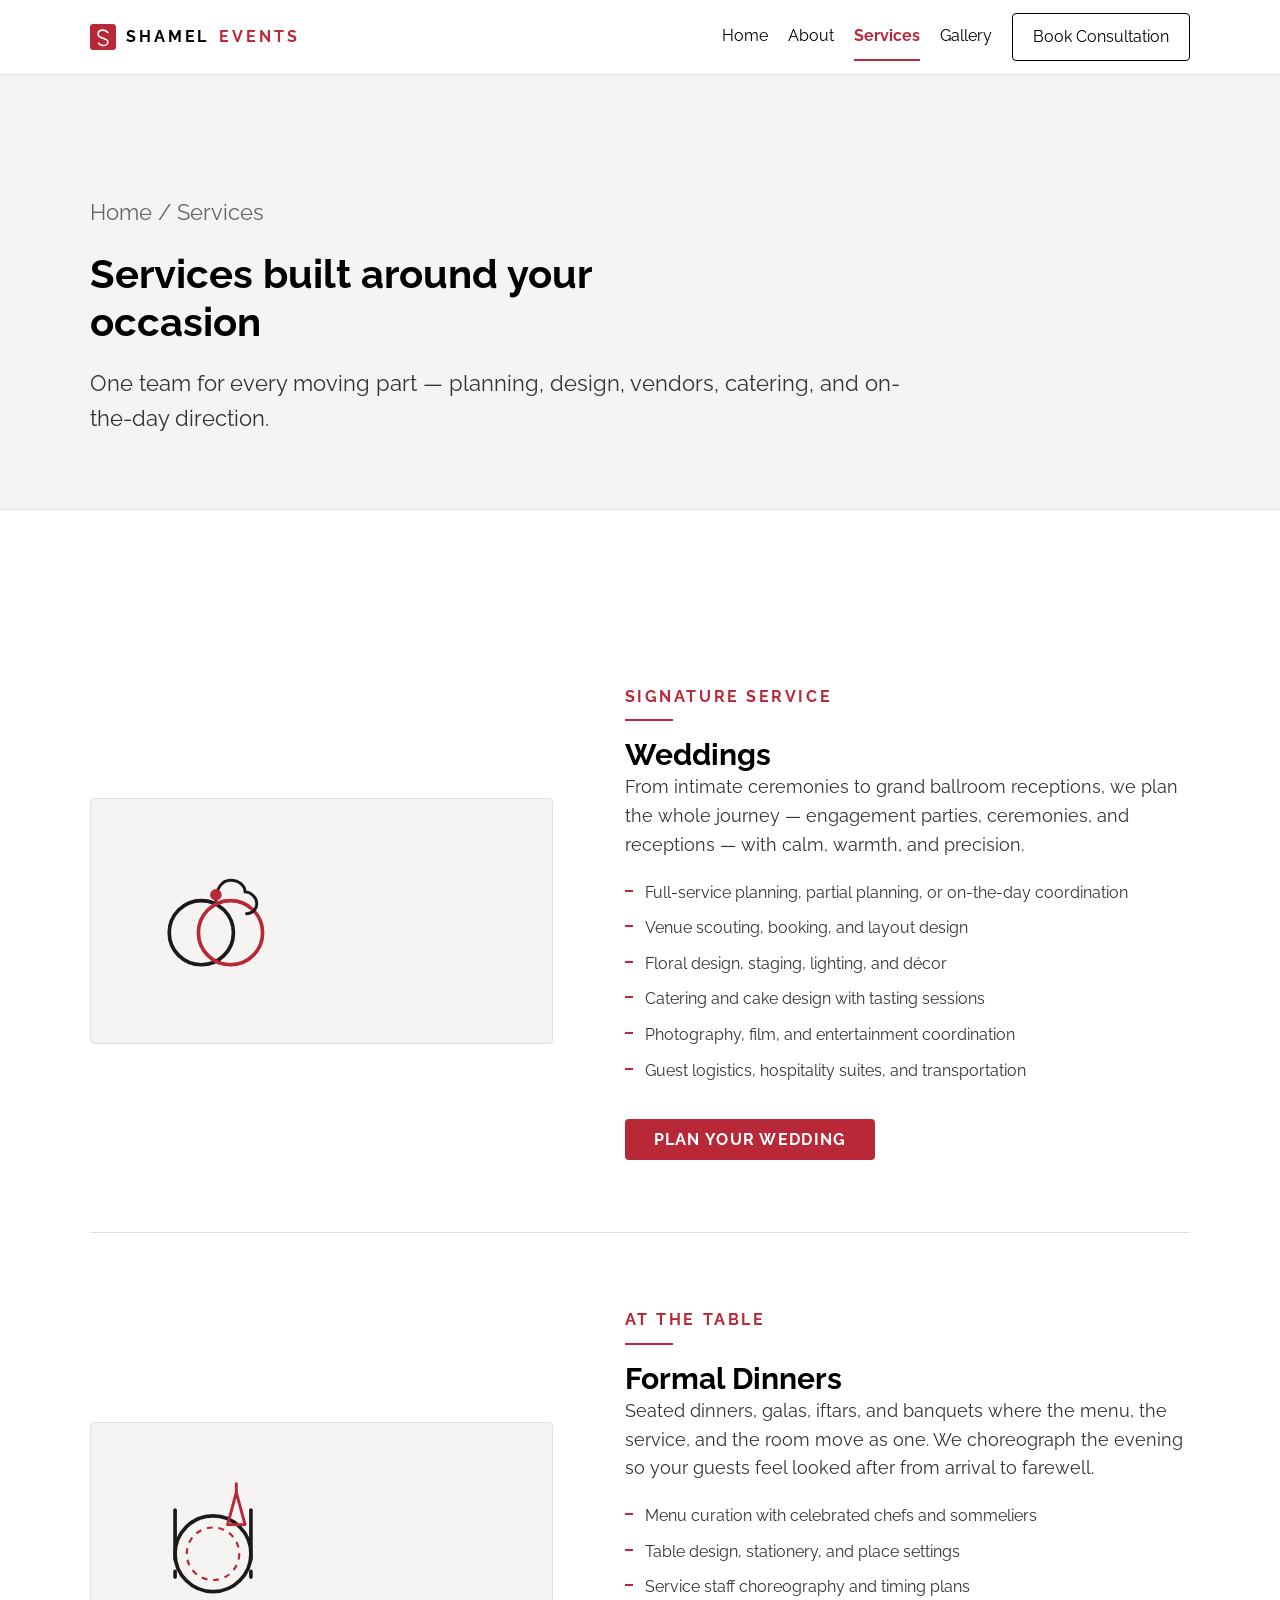
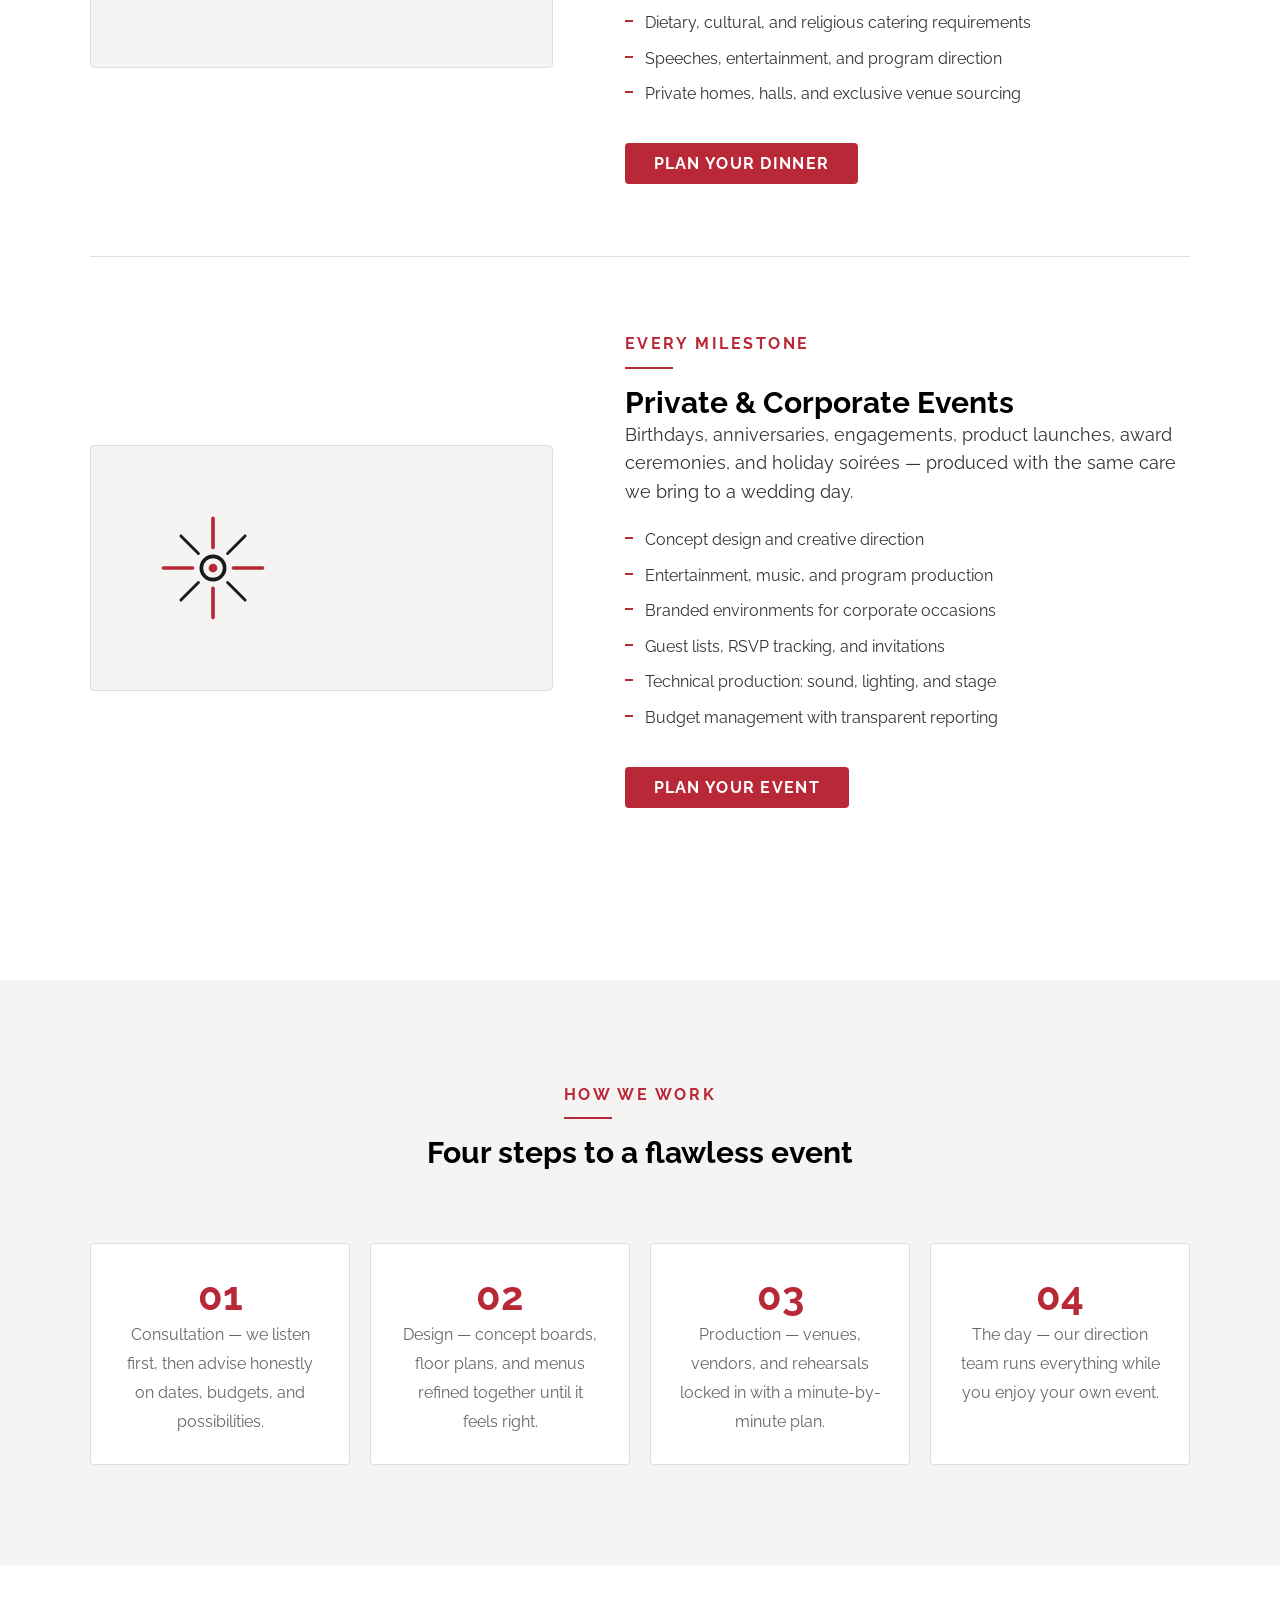
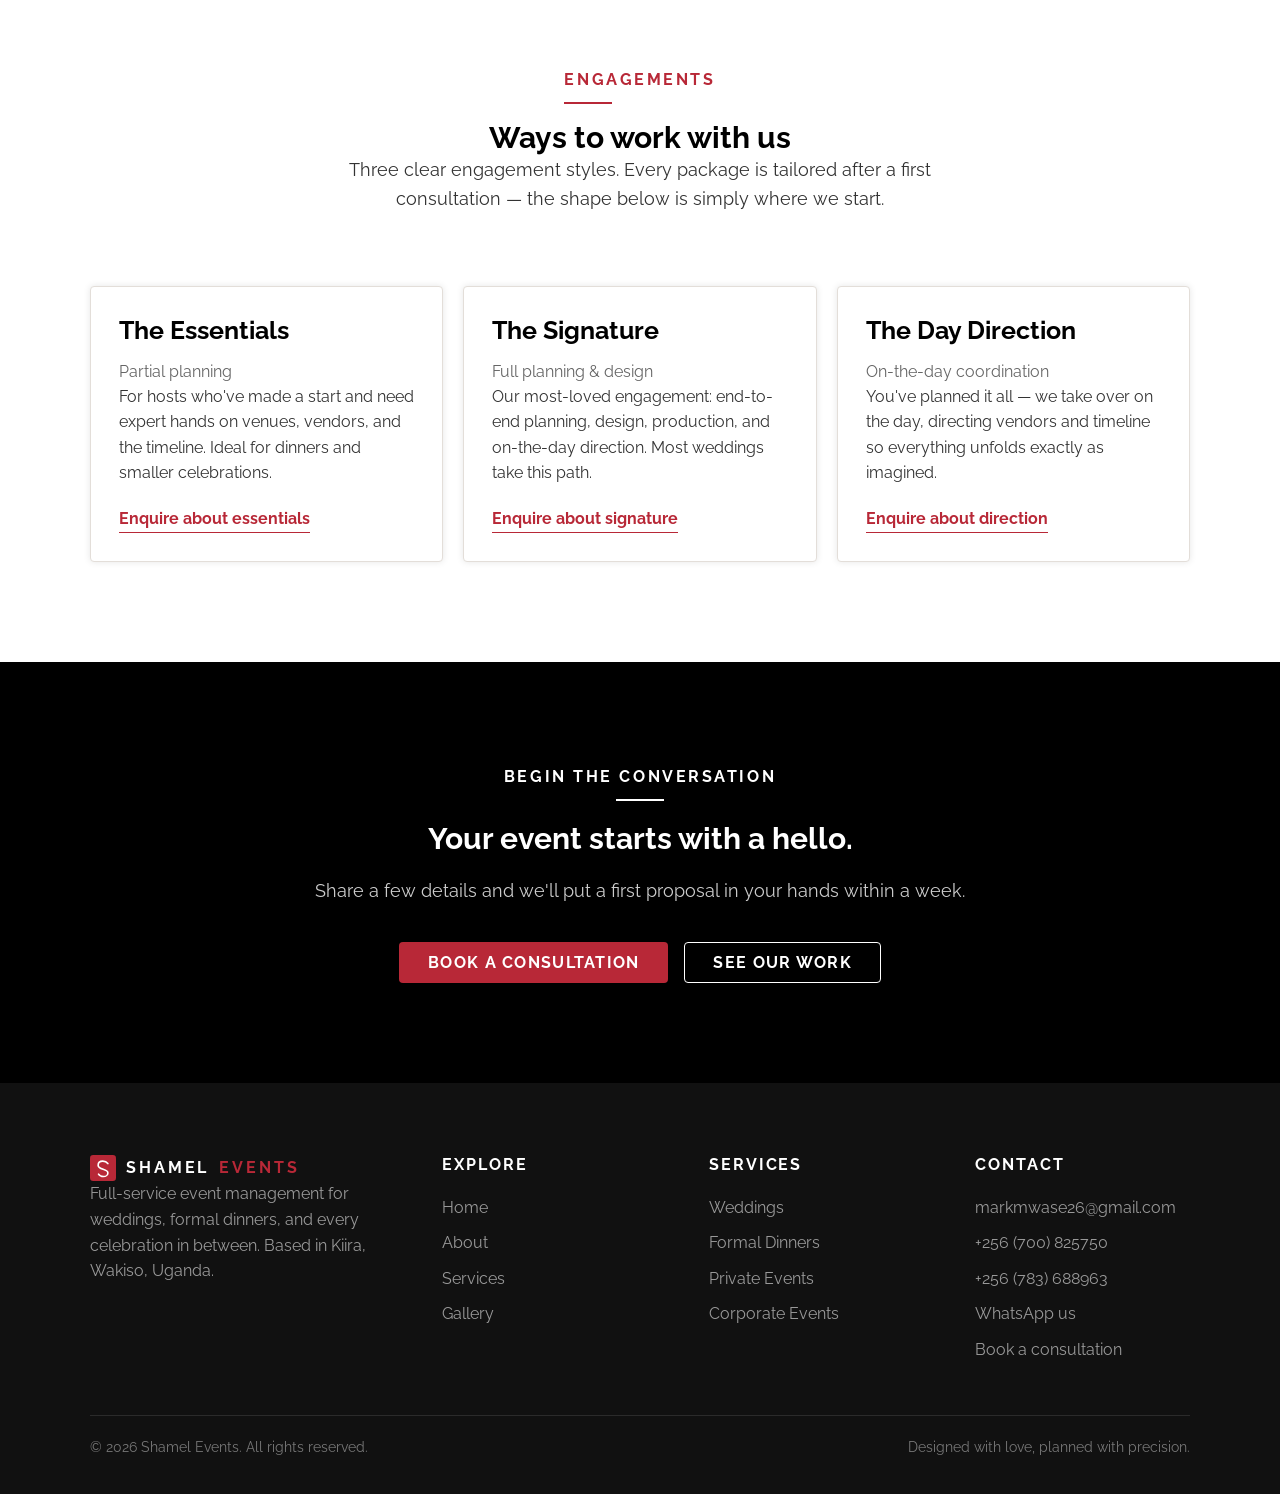
<file: services.html>
<!DOCTYPE html>
<html lang="en">
<head>
  <meta charset="UTF-8">
  <meta name="viewport" content="width=device-width, initial-scale=1.0">
  <title>Services — Shamel Events</title>
  <meta name="description" content="Wedding planning, formal dinner production, and private and corporate event management by Shamel Events — from concept to final toast.">
  <link rel="icon" type="image/svg+xml" href="assets/favicon.svg">
  <link rel="preconnect" href="https://fonts.googleapis.com">
  <link rel="preconnect" href="https://fonts.gstatic.com" crossorigin>
  <link href="https://fonts.googleapis.com/css2?family=Raleway:wght@400;600;700&display=swap" rel="stylesheet">
  <link rel="stylesheet" href="css/styles.css">
</head>
<body>

  <header class="site-header">
    <div class="container site-header-inner">
      <a class="brand" href="index.html" aria-label="Shamel Events — home">
        <svg class="brand-mark" viewBox="0 0 64 64" aria-hidden="true">
          <rect width="64" height="64" rx="8" fill="#b82837"/>
          <path d="M44 21c-3-4-8-6-12.5-6C25 15 20 19 20 25c0 12 24 8 24 19 0 5-5 9-11 9-5 0-9.5-2-12-6" fill="none" stroke="#ffffff" stroke-width="4" stroke-linecap="round"/>
        </svg>
        Shamel <em>Events</em>
      </a>
      <button class="nav-toggle" aria-expanded="false" aria-controls="primary-nav" aria-label="Toggle navigation">
        <span></span><span></span><span></span>
      </button>
      <nav class="site-nav" id="primary-nav" aria-label="Primary">
        <a href="index.html">Home</a>
        <a href="about.html">About</a>
        <a href="services.html" aria-current="page">Services</a>
        <a href="gallery.html">Gallery</a>
        <a class="nav-cta" href="contact.html">Book Consultation</a>
      </nav>
    </div>
  </header>

  <main>

    <section class="page-hero" aria-labelledby="services-title">
      <div class="container">
        <p class="breadcrumb"><a href="index.html">Home</a> / Services</p>
        <h1 id="services-title">Services built around your occasion</h1>
        <p>One team for every moving part — planning, design, vendors, catering, and on-the-day direction.</p>
      </div>
    </section>

    <!-- Weddings -->
    <section class="section" id="weddings" aria-labelledby="weddings-title">
      <div class="container">
        <div class="service-row">
          <div class="service-art reveal">
            <img src="assets/icon-wedding.svg" alt="" width="140" height="140">
          </div>
          <div class="reveal">
            <p class="eyebrow">Signature Service</p>
            <h2 class="section-title" id="weddings-title">Weddings</h2>
            <p>From intimate ceremonies to grand ballroom receptions, we plan the whole journey — engagement parties, ceremonies, and receptions — with calm, warmth, and precision.</p>
            <ul>
              <li>Full-service planning, partial planning, or on-the-day coordination</li>
              <li>Venue scouting, booking, and layout design</li>
              <li>Floral design, staging, lighting, and décor</li>
              <li>Catering and cake design with tasting sessions</li>
              <li>Photography, film, and entertainment coordination</li>
              <li>Guest logistics, hospitality suites, and transportation</li>
            </ul>
            <div class="hero-actions">
              <a class="btn btn-primary" href="contact.html">Plan Your Wedding</a>
            </div>
          </div>
        </div>

        <div class="service-row" id="dinners">
          <div class="service-art reveal">
            <img src="assets/icon-dinner.svg" alt="" width="140" height="140">
          </div>
          <div class="reveal">
            <p class="eyebrow">At The Table</p>
            <h2 class="section-title" id="dinners-title">Formal Dinners</h2>
            <p>Seated dinners, galas, iftars, and banquets where the menu, the service, and the room move as one. We choreograph the evening so your guests feel looked after from arrival to farewell.</p>
            <ul>
              <li>Menu curation with celebrated chefs and sommeliers</li>
              <li>Table design, stationery, and place settings</li>
              <li>Service staff choreography and timing plans</li>
              <li>Dietary, cultural, and religious catering requirements</li>
              <li>Speeches, entertainment, and program direction</li>
              <li>Private homes, halls, and exclusive venue sourcing</li>
            </ul>
            <div class="hero-actions">
              <a class="btn btn-primary" href="contact.html">Plan Your Dinner</a>
            </div>
          </div>
        </div>

        <div class="service-row" id="occasions">
          <div class="service-art reveal">
            <img src="assets/icon-celebration.svg" alt="" width="140" height="140">
          </div>
          <div class="reveal">
            <p class="eyebrow">Every Milestone</p>
            <h2 class="section-title" id="occasions-title">Private &amp; Corporate Events</h2>
            <p>Birthdays, anniversaries, engagements, product launches, award ceremonies, and holiday soirées — produced with the same care we bring to a wedding day.</p>
            <ul>
              <li>Concept design and creative direction</li>
              <li>Entertainment, music, and program production</li>
              <li>Branded environments for corporate occasions</li>
              <li>Guest lists, RSVP tracking, and invitations</li>
              <li>Technical production: sound, lighting, and stage</li>
              <li>Budget management with transparent reporting</li>
            </ul>
            <div class="hero-actions">
              <a class="btn btn-primary" href="contact.html">Plan Your Event</a>
            </div>
          </div>
        </div>
      </div>
    </section>

    <!-- How we work -->
    <section class="section section-alt" aria-labelledby="process-title">
      <div class="container">
        <div class="section-head center">
          <p class="eyebrow">How We Work</p>
          <h2 class="section-title" id="process-title">Four steps to a flawless event</h2>
        </div>
        <div class="grid grid-4">
          <div class="stat reveal"><b>01</b><span>Consultation — we listen first, then advise honestly on dates, budgets, and possibilities.</span></div>
          <div class="stat reveal"><b>02</b><span>Design — concept boards, floor plans, and menus refined together until it feels right.</span></div>
          <div class="stat reveal"><b>03</b><span>Production — venues, vendors, and rehearsals locked in with a minute-by-minute plan.</span></div>
          <div class="stat reveal"><b>04</b><span>The day — our direction team runs everything while you enjoy your own event.</span></div>
        </div>
      </div>
    </section>

    <!-- Packages -->
    <section class="section" aria-labelledby="packages-title">
      <div class="container">
        <div class="section-head center">
          <p class="eyebrow">Engagements</p>
          <h2 class="section-title" id="packages-title">Ways to work with us</h2>
          <p>Three clear engagement styles. Every package is tailored after a first consultation — the shape below is simply where we start.</p>
        </div>
        <div class="grid grid-3">
          <article class="card reveal">
            <div class="card-body">
              <h3>The Essentials</h3>
              <p class="caption">Partial planning</p>
              <p>For hosts who've made a start and need expert hands on venues, vendors, and the timeline. Ideal for dinners and smaller celebrations.</p>
              <a class="card-link" href="contact.html">Enquire about essentials</a>
            </div>
          </article>
          <article class="card reveal">
            <div class="card-body">
              <h3>The Signature</h3>
              <p class="caption">Full planning &amp; design</p>
              <p>Our most-loved engagement: end-to-end planning, design, production, and on-the-day direction. Most weddings take this path.</p>
              <a class="card-link" href="contact.html">Enquire about signature</a>
            </div>
          </article>
          <article class="card reveal">
            <div class="card-body">
              <h3>The Day Direction</h3>
              <p class="caption">On-the-day coordination</p>
              <p>You've planned it all — we take over on the day, directing vendors and timeline so everything unfolds exactly as imagined.</p>
              <a class="card-link" href="contact.html">Enquire about direction</a>
            </div>
          </article>
        </div>
      </div>
    </section>

    <!-- CTA band -->
    <section class="cta-band" aria-labelledby="cta-title">
      <div class="container">
        <p class="eyebrow">Begin The Conversation</p>
        <h2 id="cta-title">Your event starts with a hello.</h2>
        <p>Share a few details and we'll put a first proposal in your hands within a week.</p>
        <div class="hero-actions">
          <a class="btn btn-primary" href="contact.html">Book a Consultation</a>
          <a class="btn btn-inverse" href="gallery.html">See Our Work</a>
        </div>
      </div>
    </section>

  </main>

  <footer class="site-footer">
    <div class="container">
      <div class="footer-grid">
        <div class="footer-brand">
          <a class="brand" href="index.html">
            <svg class="brand-mark" viewBox="0 0 64 64" aria-hidden="true">
              <rect width="64" height="64" rx="8" fill="#b82837"/>
              <path d="M44 21c-3-4-8-6-12.5-6C25 15 20 19 20 25c0 12 24 8 24 19 0 5-5 9-11 9-5 0-9.5-2-12-6" fill="none" stroke="#ffffff" stroke-width="4" stroke-linecap="round"/>
            </svg>
            Shamel <em>Events</em>
          </a>
          <p>Full-service event management for weddings, formal dinners, and every celebration in between. Based in Kiira, Wakiso, Uganda.</p>
        </div>
        <div>
          <h4>Explore</h4>
          <ul>
            <li><a href="index.html">Home</a></li>
            <li><a href="about.html">About</a></li>
            <li><a href="services.html">Services</a></li>
            <li><a href="gallery.html">Gallery</a></li>
          </ul>
        </div>
        <div>
          <h4>Services</h4>
          <ul>
            <li><a href="services.html#weddings">Weddings</a></li>
            <li><a href="services.html#dinners">Formal Dinners</a></li>
            <li><a href="services.html#occasions">Private Events</a></li>
            <li><a href="services.html#occasions">Corporate Events</a></li>
          </ul>
        </div>
        <div>
          <h4>Contact</h4>
          <ul>
            <li><a href="mailto:markmwase26@gmail.com">markmwase26@gmail.com</a></li>
            <li><a href="tel:+256700825750">+256 (700) 825750</a></li>
            <li><a href="tel:+256783688963">+256 (783) 688963</a></li>
            <li><a href="https://wa.me/256700825750?text=Hello%20Shamel%20Events!%20I%20would%20like%20to%20plan%20an%20event." target="_blank" rel="noopener">WhatsApp us</a></li>
            <li><a href="contact.html">Book a consultation</a></li>
          </ul>
        </div>
      </div>
      <div class="footer-bottom">
        <p>&copy; 2026 Shamel Events. All rights reserved.</p>
        <p>Designed with love, planned with precision.</p>
      </div>
    </div>
  </footer>

  <script src="js/main.js"></script>
</body>
</html>
</file>
<file: css/styles.css>
/* ==========================================================================
   Shamel Events — Design System
   Brand language extracted from auristudio.com (Dembrandt)
   ========================================================================== */

/* --------------------------------------------------------------------------
   1. Design tokens
   -------------------------------------------------------------------------- */
:root {
  /* Colors */
  --color-primary: #b82837;
  --color-primary-hover: #dd3042;
  --color-primary-dark: #802121;
  --color-text: #000000;
  --color-text-soft: #333333;
  --color-text-muted: #666666;
  --color-bg: #ffffff;
  --color-bg-alt: #f6f4f2;
  --color-surface: #e9e9e9;
  --color-border: #cccccc;
  --color-border-soft: #e3ded9;
  --color-focus: #cc3300;

  /* Typography */
  --font-family: "Raleway", "Open Sans", "Helvetica Neue", Helvetica, Arial, sans-serif;
  --text-display-size: 48px;
  --text-h1-size: 40px;
  --text-h2-size: 30px;
  --text-h3-size: 25px;
  --text-lead-size: 22px;
  --text-body-size: 18px;
  --text-small-size: 16px;
  --text-caption-size: 14px;
  --text-btn-size: 20px;
  --leading-tight: 1.2;
  --leading-body: 1.6;

  /* Spacing — 4px base grid */
  --space-1: 4px;
  --space-2: 8px;
  --space-3: 12px;
  --space-4: 16px;
  --space-5: 20px;
  --space-7: 28px;
  --space-9: 36px;
  --space-13: 52px;
  --space-18: 72px;
  --space-25: 100px;
  --space-28: 112px;
  --gutter: 20px;
  --container: 1140px;

  /* Shape */
  --radius: 4px;

  /* Elevation */
  --shadow-card: 0 0 7px rgba(0, 0, 0, 0.1);
  --shadow-deep: 0 0 11px rgba(0, 0, 0, 0.5);

  /* Motion */
  --duration-fast: 0.1s;
  --duration: 0.2s;
  --duration-slow: 0.3s;
  --duration-slower: 0.5s;
  --ease: ease-in-out;

  /* Structure */
  --header-height: 74px;
}

/* --------------------------------------------------------------------------
   2. Base & reset
   -------------------------------------------------------------------------- */
*,
*::before,
*::after {
  box-sizing: border-box;
  margin: 0;
  padding: 0;
}

html {
  scroll-behavior: smooth;
  -webkit-text-size-adjust: 100%;
}

body {
  font-family: var(--font-family);
  font-size: var(--text-body-size);
  font-weight: 400;
  line-height: var(--leading-body);
  color: var(--color-text-soft);
  background-color: var(--color-bg);
  -webkit-font-smoothing: antialiased;
}

img,
svg {
  display: block;
  max-width: 100%;
}

ul,
ol {
  list-style: none;
}

a {
  color: var(--color-primary);
  text-decoration: none;
  transition: color var(--duration) var(--ease);
}

a:hover {
  color: var(--color-primary-hover);
}

:focus-visible {
  outline: 2px solid var(--color-primary);
  outline-offset: 2px;
}

::selection {
  background: var(--color-primary);
  color: #ffffff;
}

/* --------------------------------------------------------------------------
   3. Typography
   -------------------------------------------------------------------------- */
h1,
h2,
h3,
h4,
h5,
h6 {
  font-weight: 700;
  line-height: var(--leading-tight);
  color: var(--color-text);
}

.display {
  font-size: var(--text-display-size);
  font-weight: 700;
  line-height: var(--leading-tight);
}

h1 {
  font-size: var(--text-h1-size);
}

h2 {
  font-size: var(--text-h2-size);
}

h3 {
  font-size: var(--text-h3-size);
}

h4 {
  font-size: 20px;
}

.lead {
  font-size: var(--text-lead-size);
  line-height: var(--leading-body);
}

.small {
  font-size: var(--text-small-size);
}

.caption {
  font-size: var(--text-caption-size);
  line-height: 1.43;
  color: var(--color-text-muted);
}

.eyebrow {
  display: inline-block;
  font-size: var(--text-small-size);
  font-weight: 700;
  letter-spacing: 0.16em;
  text-transform: uppercase;
  color: var(--color-primary);
}

.eyebrow::after {
  content: "";
  display: block;
  width: 48px;
  height: 2px;
  margin-top: 10px;
  background: var(--color-primary);
}

.section-title {
  margin-top: var(--space-4);
}

.text-center {
  text-align: center;
}

.text-center .eyebrow::after {
  margin-left: auto;
  margin-right: auto;
}

/* --------------------------------------------------------------------------
   4. Layout
   -------------------------------------------------------------------------- */
.container {
  width: 100%;
  max-width: var(--container);
  margin-inline: auto;
  padding-inline: var(--gutter);
}

.section {
  padding-block: var(--space-25);
}

.section-alt {
  background: var(--color-bg-alt);
}

.section-head {
  max-width: 640px;
  margin-bottom: var(--space-18);
}

.section-head.center {
  margin-inline: auto;
  text-align: center;
}

.grid {
  display: grid;
  gap: var(--space-5);
}

.grid-3 {
  grid-template-columns: repeat(3, 1fr);
}

.grid-2 {
  grid-template-columns: repeat(2, 1fr);
}

.grid-4 {
  grid-template-columns: repeat(4, 1fr);
}

.split {
  display: grid;
  grid-template-columns: repeat(2, 1fr);
  gap: var(--space-18);
  align-items: center;
}

/* --------------------------------------------------------------------------
   5. Buttons
   -------------------------------------------------------------------------- */
.btn {
  display: inline-block;
  padding: 10px var(--space-7);
  border: 1px solid transparent;
  border-radius: var(--radius);
  font-family: var(--font-family);
  font-size: var(--text-small-size);
  font-weight: 700;
  letter-spacing: 0.08em;
  text-transform: uppercase;
  line-height: var(--leading-tight);
  text-align: center;
  cursor: pointer;
  transition:
    background-color var(--duration-slow) ease,
    color var(--duration-slow) ease,
    border-color var(--duration-slow) ease,
    transform var(--duration-slow) ease;
}

.btn:hover {
  transform: translateY(-2px);
}

.btn:active {
  transform: translateY(0);
}

/* Observed on source: #E9E9E9 surface, black text, 4px radius, 700 weight */
.btn-default {
  background: var(--color-surface);
  color: var(--color-text);
}

.btn-default:hover {
  background: #dcdcdc;
  color: var(--color-text);
}

/* Brand CTA derived from the primary red accent */
.btn-primary {
  background: var(--color-primary);
  color: #ffffff;
}

.btn-primary:hover {
  background: var(--color-primary-hover);
  color: #ffffff;
}

/* Observed on source: 1px solid black outline on buttons */
.btn-outline {
  background: transparent;
  color: var(--color-text);
  border-color: var(--color-text);
}

.btn-outline:hover {
  background: var(--color-text);
  color: #ffffff;
}

/* White variant observed on dark surfaces */
.btn-inverse {
  background: transparent;
  color: #ffffff;
  border-color: #ffffff;
}

.btn-inverse:hover {
  background: #ffffff;
  color: var(--color-text);
}

.btn-block {
  display: block;
  width: 100%;
}

/* --------------------------------------------------------------------------
   6. Header & navigation
   -------------------------------------------------------------------------- */
.site-header {
  position: sticky;
  top: 0;
  z-index: 100;
  background: rgba(255, 255, 255, 0.96);
  border-bottom: 1px solid var(--color-border-soft);
}

.site-header-inner {
  display: flex;
  align-items: center;
  justify-content: space-between;
  gap: var(--space-5);
  min-height: var(--header-height);
}

.brand {
  display: flex;
  align-items: baseline;
  gap: 10px;
  color: var(--color-text);
  font-weight: 700;
  font-size: var(--text-small-size);
  letter-spacing: 0.18em;
  text-transform: uppercase;
}

.brand em {
  font-style: normal;
  color: var(--color-primary);
}

.brand-mark {
  width: 26px;
  height: 26px;
  align-self: center;
  flex: none;
}

.site-nav {
  display: flex;
  align-items: center;
  gap: var(--space-5);
}

.site-nav a {
  color: var(--color-text);
  font-size: var(--text-small-size);
  font-weight: 400;
  padding: 10px 0;
  border-bottom: 2px solid transparent;
}

.site-nav a:hover,
.site-nav a:focus-visible {
  color: var(--color-primary);
}

.site-nav a[aria-current="page"] {
  color: var(--color-primary);
  font-weight: 700;
  border-bottom-color: var(--color-primary);
}

.nav-cta {
  padding: 10px var(--space-5) !important;
  border: 1px solid var(--color-text);
  border-radius: var(--radius);
  border-bottom: 1px solid var(--color-text) !important;
}

.nav-cta:hover {
  background: var(--color-text);
  color: #ffffff !important;
}

.nav-toggle {
  display: none;
  flex-direction: column;
  justify-content: center;
  gap: 5px;
  width: 44px;
  height: 44px;
  padding: 10px;
  background: none;
  border: 0;
  cursor: pointer;
}

.nav-toggle span {
  display: block;
  width: 100%;
  height: 2px;
  background: var(--color-text);
  transition: transform var(--duration) var(--ease), opacity var(--duration) var(--ease);
}

.nav-toggle[aria-expanded="true"] span:nth-child(1) {
  transform: translateY(7px) rotate(45deg);
}

.nav-toggle[aria-expanded="true"] span:nth-child(2) {
  opacity: 0;
}

.nav-toggle[aria-expanded="true"] span:nth-child(3) {
  transform: translateY(-7px) rotate(-45deg);
}

/* --------------------------------------------------------------------------
   7. Hero
   -------------------------------------------------------------------------- */
.hero {
  position: relative;
  overflow: hidden;
  padding-block: var(--space-28);
  background:
    radial-gradient(ellipse 720px 480px at 85% -10%, rgba(184, 40, 55, 0.07), transparent 65%),
    radial-gradient(ellipse 560px 420px at 8% 108%, rgba(184, 40, 55, 0.05), transparent 60%),
    var(--color-bg-alt);
}

.hero-inner {
  display: grid;
  grid-template-columns: 1.1fr 0.9fr;
  gap: var(--space-18);
  align-items: center;
}

.hero h1 {
  margin-top: var(--space-5);
  margin-bottom: var(--space-5);
}

.hero p {
  max-width: 32em;
}

.hero-actions {
  display: flex;
  flex-wrap: wrap;
  gap: var(--space-4);
  margin-top: var(--space-9);
}

.hero-art {
  position: relative;
}

.hero-art svg {
  width: 100%;
  height: auto;
}

.hero-art img {
  width: 100%;
  height: auto;
  border-radius: var(--radius);
  box-shadow: 0 14px 28px rgba(0, 0, 0, 0.12);
}

.hero-note {
  margin-top: var(--space-5);
  font-size: var(--text-caption-size);
  color: var(--color-text-muted);
}

/* --------------------------------------------------------------------------
   8. Cards & services
   -------------------------------------------------------------------------- */
.card {
  background: var(--color-bg);
  border: 1px solid var(--color-border-soft);
  border-radius: var(--radius);
  box-shadow: var(--shadow-card);
  transition: transform var(--duration-slow) var(--ease), box-shadow var(--duration-slow) var(--ease);
}

.card:hover {
  transform: translateY(-4px);
  box-shadow: 0 14px 28px rgba(0, 0, 0, 0.12);
}

.card-art {
  padding: var(--space-9) var(--space-9) 0;
  background: var(--color-bg-alt);
  border-bottom: 1px solid var(--color-border-soft);
  border-radius: var(--radius) var(--radius) 0 0;
  text-align: center;
}

.card-art svg {
  margin-inline: auto;
  width: 96px;
  height: 96px;
}

.card-art-photo {
  padding: 0;
  aspect-ratio: 4 / 3;
  overflow: hidden;
}

.card-art-photo img {
  display: block;
  width: 100%;
  height: 100%;
  object-fit: cover;
  object-position: top center;
}

.card-body {
  padding: var(--space-7);
}

.card-body h3 {
  margin-bottom: var(--space-4);
}

.card-body p {
  font-size: var(--text-small-size);
}

.card-link {
  display: inline-block;
  margin-top: var(--space-5);
  font-weight: 700;
  font-size: var(--text-small-size);
  border-bottom: 1px solid var(--color-primary);
}

.card-link:hover {
  color: var(--color-primary-hover);
}

/* Service detail rows */
.service-row {
  display: grid;
  grid-template-columns: 0.9fr 1.1fr;
  gap: var(--space-18);
  align-items: center;
  padding-block: var(--space-18);
}

.service-row + .service-row {
  border-top: 1px solid var(--color-border-soft);
}

.service-art {
  background: var(--color-bg-alt);
  border: 1px solid var(--color-border-soft);
  border-radius: var(--radius);
  padding: var(--space-13);
  text-align: center;
}

.service-art svg {
  margin-inline: auto;
  width: 140px;
  height: 140px;
}

.service-row ul {
  margin-top: var(--space-5);
  display: grid;
  gap: 10px;
}

.service-row li {
  position: relative;
  padding-left: var(--space-5);
  font-size: var(--text-small-size);
}

.service-row li::before {
  content: "";
  position: absolute;
  left: 0;
  top: 10px;
  width: 8px;
  height: 2px;
  background: var(--color-primary);
}

/* --------------------------------------------------------------------------
   9. Stats
   -------------------------------------------------------------------------- */
.stats {
  display: grid;
  grid-template-columns: repeat(4, 1fr);
  gap: var(--space-5);
}

.stat {
  text-align: center;
  padding: var(--space-7);
  border: 1px solid var(--color-border-soft);
  border-radius: var(--radius);
  background: var(--color-bg);
}

.stat b {
  display: block;
  font-size: var(--text-h1-size);
  font-weight: 700;
  line-height: var(--leading-tight);
  color: var(--color-primary);
}

.stat span {
  font-size: var(--text-small-size);
  color: var(--color-text-muted);
}

/* --------------------------------------------------------------------------
   10. Gallery
   -------------------------------------------------------------------------- */
.filter-bar {
  display: flex;
  flex-wrap: wrap;
  justify-content: center;
  gap: var(--space-3);
  margin-bottom: var(--space-13);
}

.filter-btn {
  padding: 10px var(--space-5);
  border: 1px solid var(--color-border);
  border-radius: var(--radius);
  background: var(--color-bg);
  font-family: var(--font-family);
  font-size: var(--text-caption-size);
  font-weight: 700;
  letter-spacing: 0.08em;
  text-transform: uppercase;
  color: var(--color-text-soft);
  cursor: pointer;
  transition:
    background-color var(--duration-slow) ease,
    color var(--duration-slow) ease,
    border-color var(--duration-slow) ease;
}

.filter-btn:hover {
  border-color: var(--color-primary);
  color: var(--color-primary);
}

.filter-btn.is-active {
  background: var(--color-primary);
  border-color: var(--color-primary);
  color: #ffffff;
}

.gallery-grid {
  display: grid;
  grid-template-columns: repeat(3, 1fr);
  gap: var(--space-5);
}

.gallery-item {
  border: 1px solid var(--color-border-soft);
  border-radius: var(--radius);
  overflow: hidden;
  background: var(--color-bg-alt);
  transition: transform var(--duration-slow) var(--ease), box-shadow var(--duration-slow) var(--ease);
}

.gallery-item:hover {
  transform: translateY(-4px);
  box-shadow: 0 14px 28px rgba(0, 0, 0, 0.12);
}

.gallery-item figure {
  margin: 0;
}

.gallery-art {
  aspect-ratio: 4 / 3;
  display: flex;
  align-items: center;
  justify-content: center;
  background: var(--color-bg-alt);
}

.gallery-art svg {
  width: 100%;
  height: 100%;
}

.gallery-art img {
  width: 100%;
  height: 100%;
  object-fit: cover;
}

.gallery-item figcaption {
  padding: var(--space-4) var(--space-5);
  border-top: 1px solid var(--color-border-soft);
  background: var(--color-bg);
}

.gallery-item figcaption b {
  display: block;
  font-size: var(--text-small-size);
  font-weight: 700;
  color: var(--color-text);
}

.gallery-item figcaption span {
  font-size: var(--text-caption-size);
  color: var(--color-text-muted);
}

.video-grid {
  display: grid;
  grid-template-columns: repeat(3, 1fr);
  gap: var(--space-5);
}

.video-grid-portrait {
  grid-template-columns: repeat(2, minmax(0, 420px));
  justify-content: center;
  margin-top: var(--space-5);
}

.video-item {
  border: 1px solid var(--color-border-soft);
  border-radius: var(--radius);
  overflow: hidden;
  background: var(--color-bg-alt);
}

.video-item video {
  display: block;
  width: 100%;
  height: auto;
  background: #000;
}

.video-item figcaption {
  padding: var(--space-4) var(--space-5);
  border-top: 1px solid var(--color-border-soft);
  background: var(--color-bg);
}

.video-item figcaption b {
  display: block;
  font-size: var(--text-small-size);
  font-weight: 700;
  color: var(--color-text);
}

.video-item figcaption span {
  font-size: var(--text-caption-size);
  color: var(--color-text-muted);
}

/* --------------------------------------------------------------------------
   11. Testimonials
   -------------------------------------------------------------------------- */
.quote {
  padding: var(--space-9);
  background: var(--color-bg);
  border: 1px solid var(--color-border-soft);
  border-radius: var(--radius);
  box-shadow: var(--shadow-card);
  display: flex;
  flex-direction: column;
  gap: var(--space-5);
}

.quote-mark {
  width: 28px;
  height: 28px;
  color: var(--color-primary);
}

.quote p {
  font-size: var(--text-small-size);
  color: var(--color-text-soft);
}

.quote footer {
  border-top: 1px solid var(--color-border-soft);
  padding-top: var(--space-4);
  display: flex;
  align-items: center;
  gap: var(--space-4);
}

.quote-avatar {
  width: 44px;
  height: 44px;
  border-radius: 50%;
  background: var(--color-primary);
  color: #ffffff;
  display: flex;
  align-items: center;
  justify-content: center;
  font-weight: 700;
  font-size: var(--text-caption-size);
  flex: none;
}

.quote cite {
  font-style: normal;
  font-weight: 700;
  font-size: var(--text-small-size);
  color: var(--color-text);
}

.quote span {
  display: block;
  font-size: var(--text-caption-size);
  color: var(--color-text-muted);
}

/* --------------------------------------------------------------------------
   12. Forms
   -------------------------------------------------------------------------- */
.form-grid {
  display: grid;
  grid-template-columns: repeat(2, 1fr);
  gap: var(--space-5);
}

.form-field {
  display: flex;
  flex-direction: column;
  gap: 6px;
}

.form-field-full {
  grid-column: 1 / -1;
}

label {
  font-size: var(--text-caption-size);
  font-weight: 700;
  letter-spacing: 0.06em;
  text-transform: uppercase;
  color: var(--color-text);
}

/* Observed on source: 1px solid #CCC, 4px radius, 10px padding, #333 text */
input,
select,
textarea {
  width: 100%;
  padding: 10px;
  border: 1px solid var(--color-border);
  border-radius: var(--radius);
  background: var(--color-bg);
  color: var(--color-text-soft);
  font-family: var(--font-family);
  font-size: var(--text-small-size);
  line-height: var(--leading-tight);
  transition: border-color var(--duration) var(--ease);
}

textarea {
  min-height: 140px;
  resize: vertical;
}

input:focus,
select:focus,
textarea:focus {
  outline: none;
  border-color: var(--color-focus);
}

.form-note {
  grid-column: 1 / -1;
  font-size: var(--text-caption-size);
  color: var(--color-text-muted);
}

.form-status {
  display: none;
  margin-top: var(--space-5);
  padding: var(--space-4) var(--space-5);
  border: 1px solid var(--color-primary);
  border-radius: var(--radius);
  background: rgba(184, 40, 55, 0.06);
  color: var(--color-primary-dark);
  font-size: var(--text-small-size);
}

.form-status.is-visible {
  display: block;
}

/* --------------------------------------------------------------------------
   13. Contact details
   -------------------------------------------------------------------------- */
.detail-list {
  display: grid;
  gap: var(--space-7);
}

.detail-list h3 {
  font-size: var(--text-small-size);
  letter-spacing: 0.1em;
  text-transform: uppercase;
  color: var(--color-primary);
  margin-bottom: 6px;
}

.detail-list a {
  color: var(--color-text-soft);
  border-bottom: 1px solid var(--color-border);
}

.detail-list a:hover {
  color: var(--color-primary);
  border-bottom-color: var(--color-primary);
}

/* --------------------------------------------------------------------------
   14. CTA band & footer
   -------------------------------------------------------------------------- */
.cta-band {
  background: var(--color-text);
  color: #ffffff;
  padding-block: var(--space-25);
  text-align: center;
}

.cta-band .eyebrow {
  color: #ffffff;
}

.cta-band .eyebrow::after {
  margin-left: auto;
  margin-right: auto;
  background: #ffffff;
}

.cta-band h2 {
  color: #ffffff;
  max-width: 18em;
  margin: var(--space-5) auto var(--space-5);
}

.cta-band p {
  max-width: 38em;
  margin-inline: auto;
  color: #cccccc;
}

.cta-band .hero-actions {
  justify-content: center;
}

.site-footer {
  background: #111111;
  color: #999999;
  padding-block: var(--space-18) var(--space-9);
  font-size: var(--text-small-size);
}

.footer-grid {
  display: grid;
  grid-template-columns: 1.4fr 1fr 1fr 1fr;
  gap: var(--space-13);
}

.site-footer h4 {
  color: #ffffff;
  font-size: var(--text-small-size);
  letter-spacing: 0.12em;
  text-transform: uppercase;
  margin-bottom: var(--space-5);
}

.site-footer ul {
  display: grid;
  gap: 10px;
}

.site-footer a {
  color: #999999;
}

.site-footer a:hover {
  color: #ffffff;
}

.footer-brand .brand {
  color: #ffffff;
}

.footer-bottom {
  display: flex;
  flex-wrap: wrap;
  justify-content: space-between;
  gap: var(--space-4);
  margin-top: var(--space-13);
  padding-top: var(--space-5);
  border-top: 1px solid #2b2b2b;
  font-size: var(--text-caption-size);
  color: #777777;
}

.footer-bottom a {
  color: #777777;
}

.footer-bottom a:hover {
  color: #ffffff;
}

/* --------------------------------------------------------------------------
   15. Reveal on scroll
   -------------------------------------------------------------------------- */
.reveal {
  opacity: 0;
  transform: translateY(16px);
  transition:
    opacity var(--duration-slower) var(--ease),
    transform var(--duration-slower) var(--ease);
}

.reveal.is-visible {
  opacity: 1;
  transform: none;
}

@media (prefers-reduced-motion: reduce) {
  html {
    scroll-behavior: auto;
  }

  .reveal {
    opacity: 1;
    transform: none;
    transition: none;
  }

  .btn,
  .card,
  .gallery-item {
    transition: none;
  }
}

/* --------------------------------------------------------------------------
   16. Page hero (inner pages)
   -------------------------------------------------------------------------- */
.page-hero {
  padding-block: var(--space-25) var(--space-18);
  background: var(--color-bg-alt);
  border-bottom: 1px solid var(--color-border-soft);
}

.page-hero h1 {
  margin-top: var(--space-5);
  max-width: 16em;
}

.page-hero p {
  margin-top: var(--space-5);
  max-width: 38em;
  font-size: var(--text-lead-size);
}

.breadcrumb {
  font-size: var(--text-caption-size);
  color: var(--color-text-muted);
}

.breadcrumb a {
  color: var(--color-text-muted);
}

.breadcrumb a:hover {
  color: var(--color-primary);
}

/* --------------------------------------------------------------------------
   17. Responsive — source breakpoints 1024 / 650 / 480
   -------------------------------------------------------------------------- */
@media (max-width: 1024px) {
  .hero-inner,
  .split {
    grid-template-columns: 1fr;
    gap: var(--space-13);
  }

  .hero-art {
    max-width: 480px;
  }

  .grid-4,
  .stats {
    grid-template-columns: repeat(2, 1fr);
  }

  .video-grid {
    grid-template-columns: repeat(2, 1fr);
  }

  .service-row {
    grid-template-columns: 1fr;
    gap: var(--space-9);
  }

  .footer-grid {
    grid-template-columns: repeat(2, 1fr);
    gap: var(--space-9);
  }
}

@media (max-width: 650px) {
  :root {
    --text-display-size: 39px;
    --text-h1-size: 30px;
    --text-h2-size: 25px;
    --text-h3-size: 20px;
    --text-lead-size: 20px;
    --text-body-size: var(--text-small-size);
    --space-25: 72px;
    --space-28: 88px;
  }

  .nav-toggle {
    display: flex;
  }

  .site-nav {
    position: absolute;
    top: 100%;
    left: 0;
    right: 0;
    flex-direction: column;
    align-items: stretch;
    gap: 0;
    background: var(--color-bg);
    border-bottom: 1px solid var(--color-border-soft);
    box-shadow: 0 11px 22px rgba(0, 0, 0, 0.08);
    padding: 0 var(--gutter) var(--space-5);
  }

  .site-nav.is-open {
    display: flex;
  }

  .site-nav:not(.is-open) {
    display: none;
  }

  .site-nav a {
    padding: var(--space-4) 0;
    border-bottom: 1px solid var(--color-border-soft);
  }

  .nav-cta {
    margin-top: var(--space-4);
    text-align: center;
    border-bottom: 1px solid var(--color-text) !important;
  }

  .grid-3,
  .grid-2 {
    grid-template-columns: 1fr;
  }

  .gallery-grid {
    grid-template-columns: repeat(2, 1fr);
  }

  .video-grid {
    grid-template-columns: 1fr;
  }

  .video-grid-portrait {
    grid-template-columns: minmax(0, 420px);
    justify-content: center;
  }

  .form-grid {
    grid-template-columns: 1fr;
  }

  .footer-grid {
    grid-template-columns: 1fr;
    gap: var(--space-9);
  }
}

@media (max-width: 480px) {
  :root {
    --text-display-size: 30px;
    --gutter: 16px;
  }

  .gallery-grid,
  .grid-4,
  .stats {
    grid-template-columns: 1fr;
  }

  .hero-actions .btn {
    width: 100%;
  }
}
</file>
